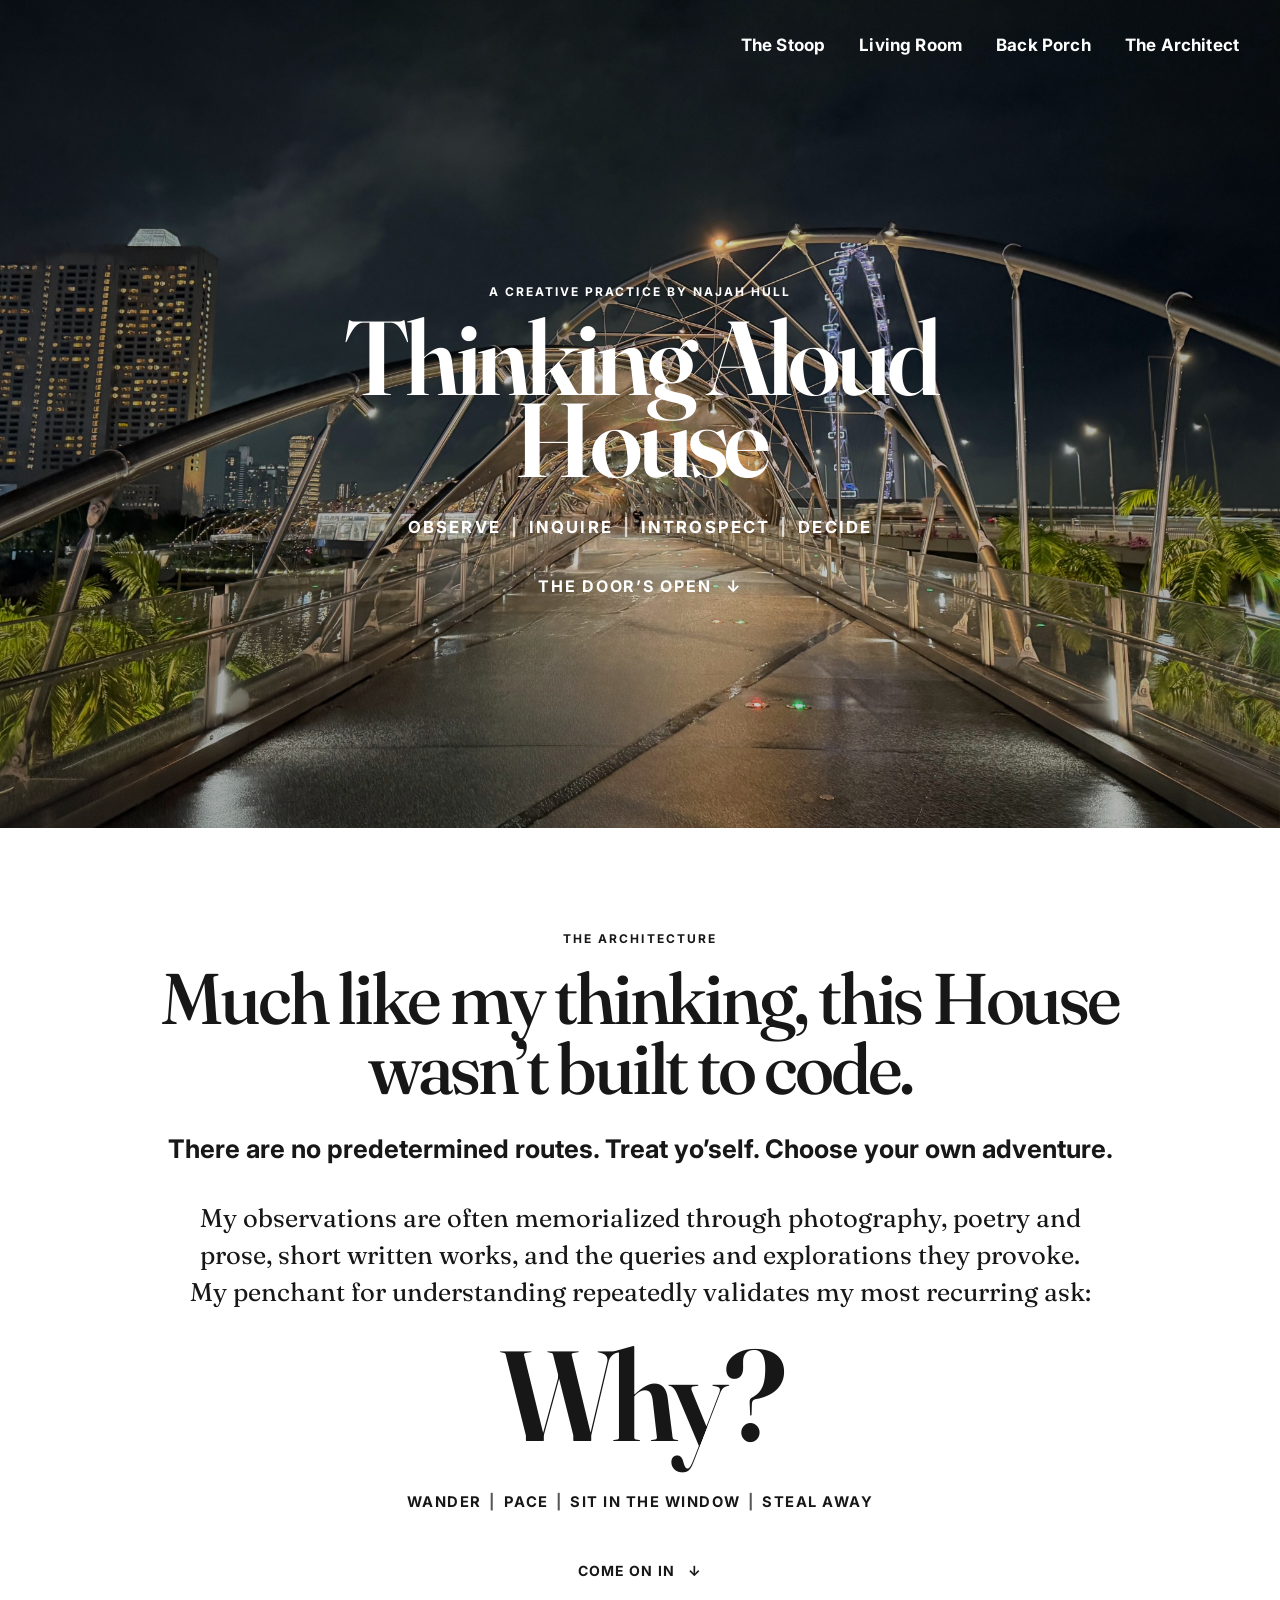
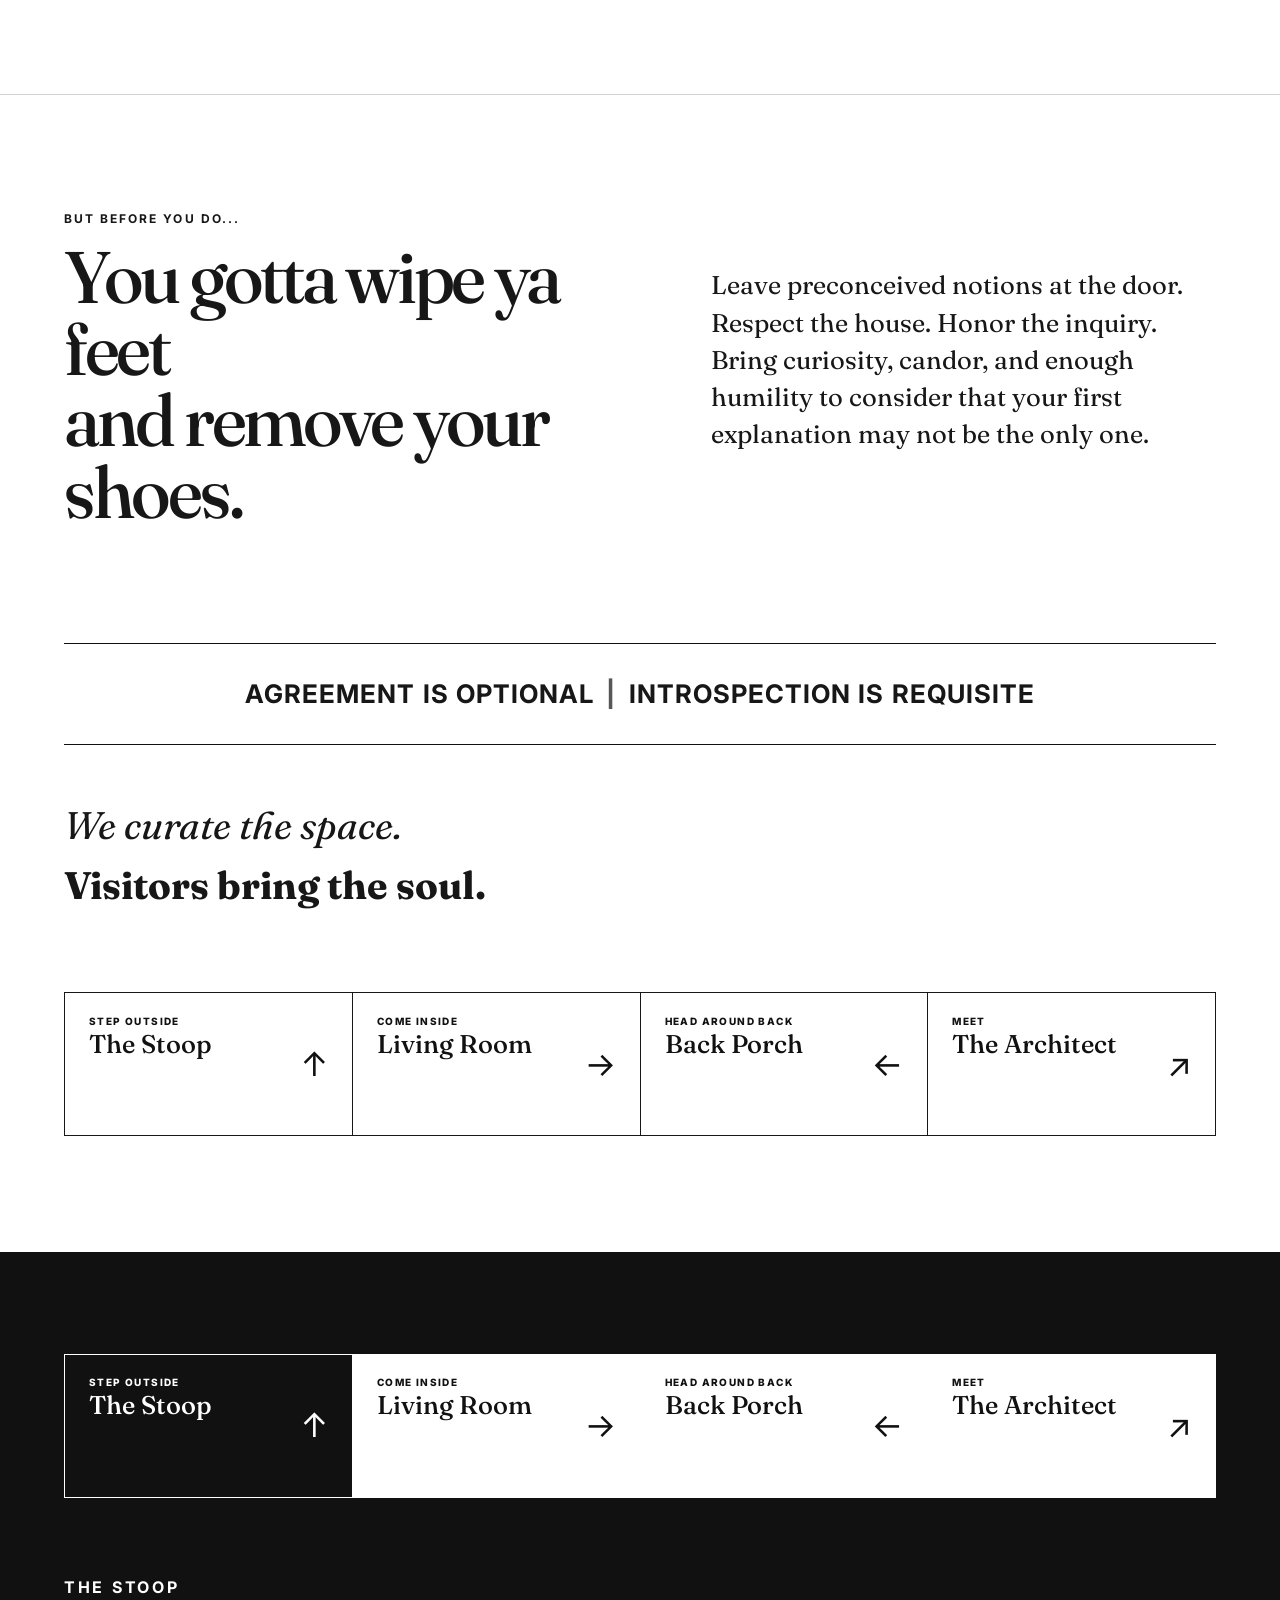
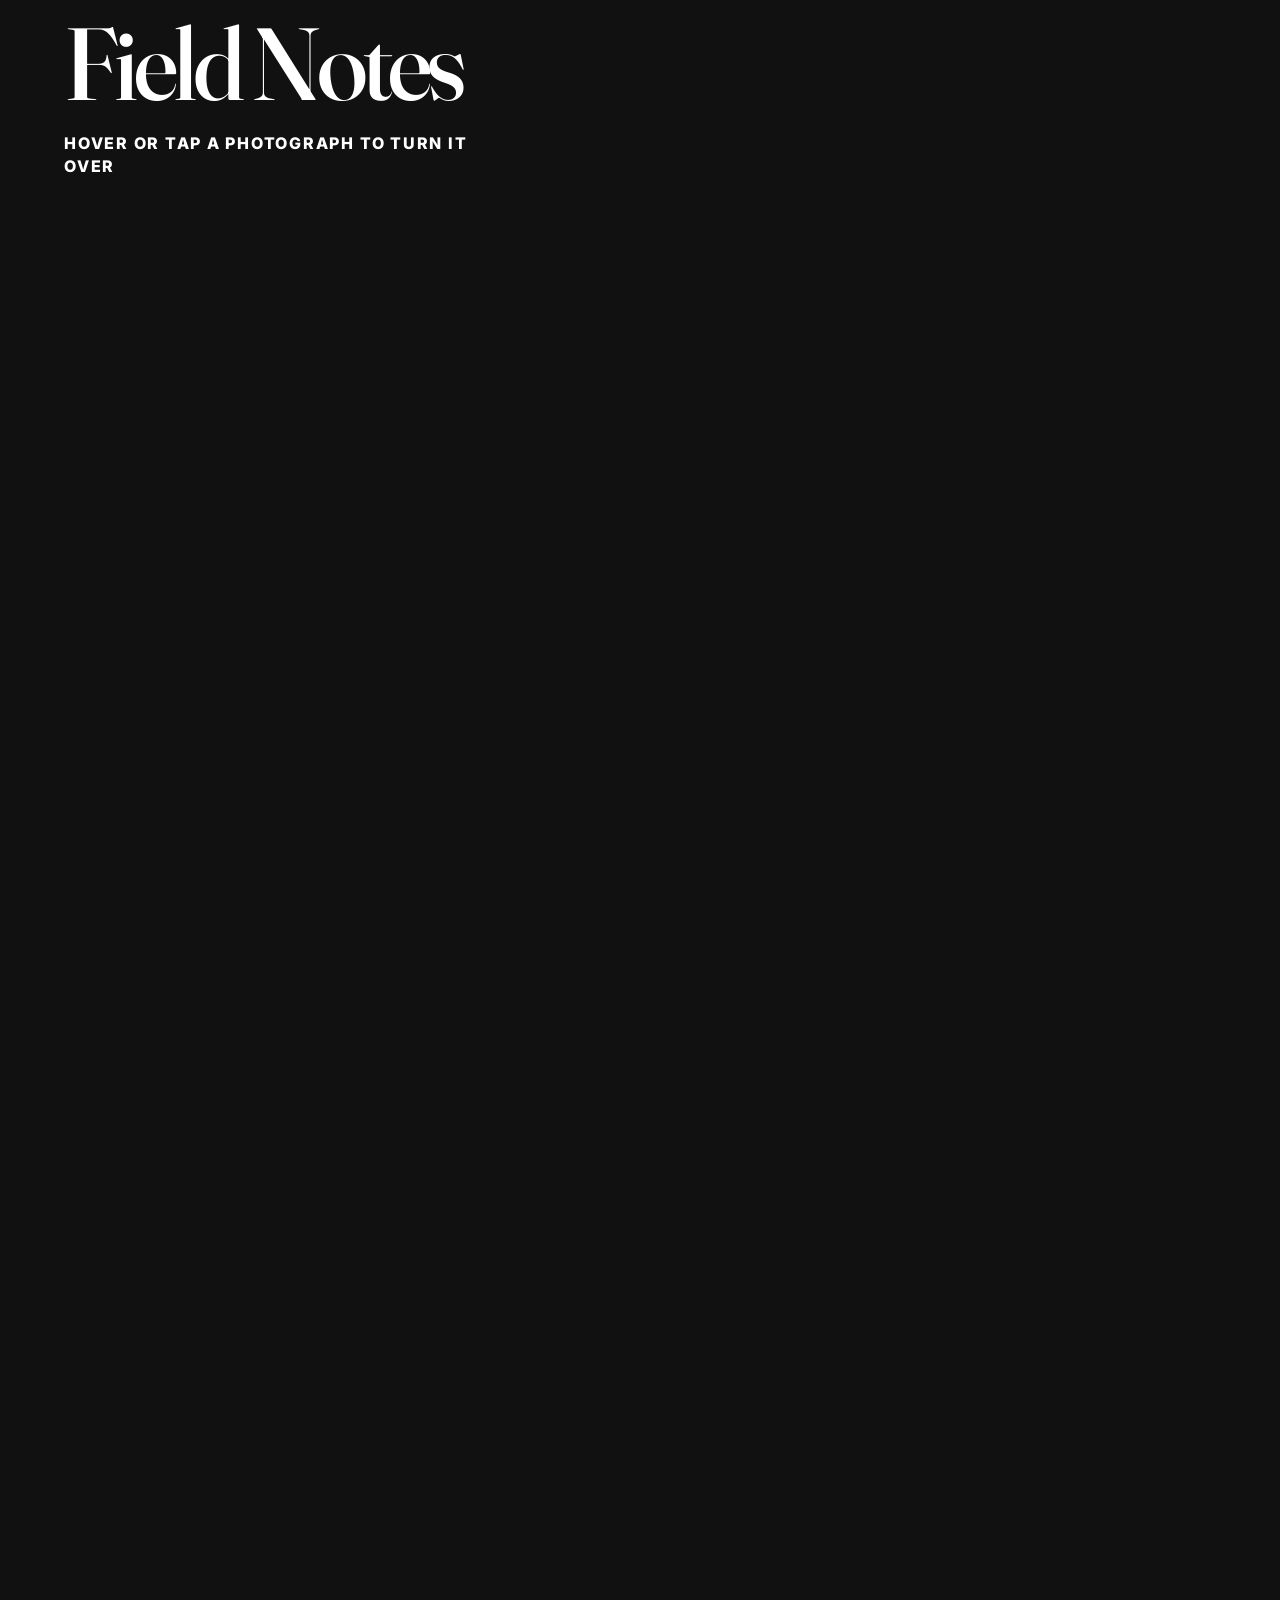
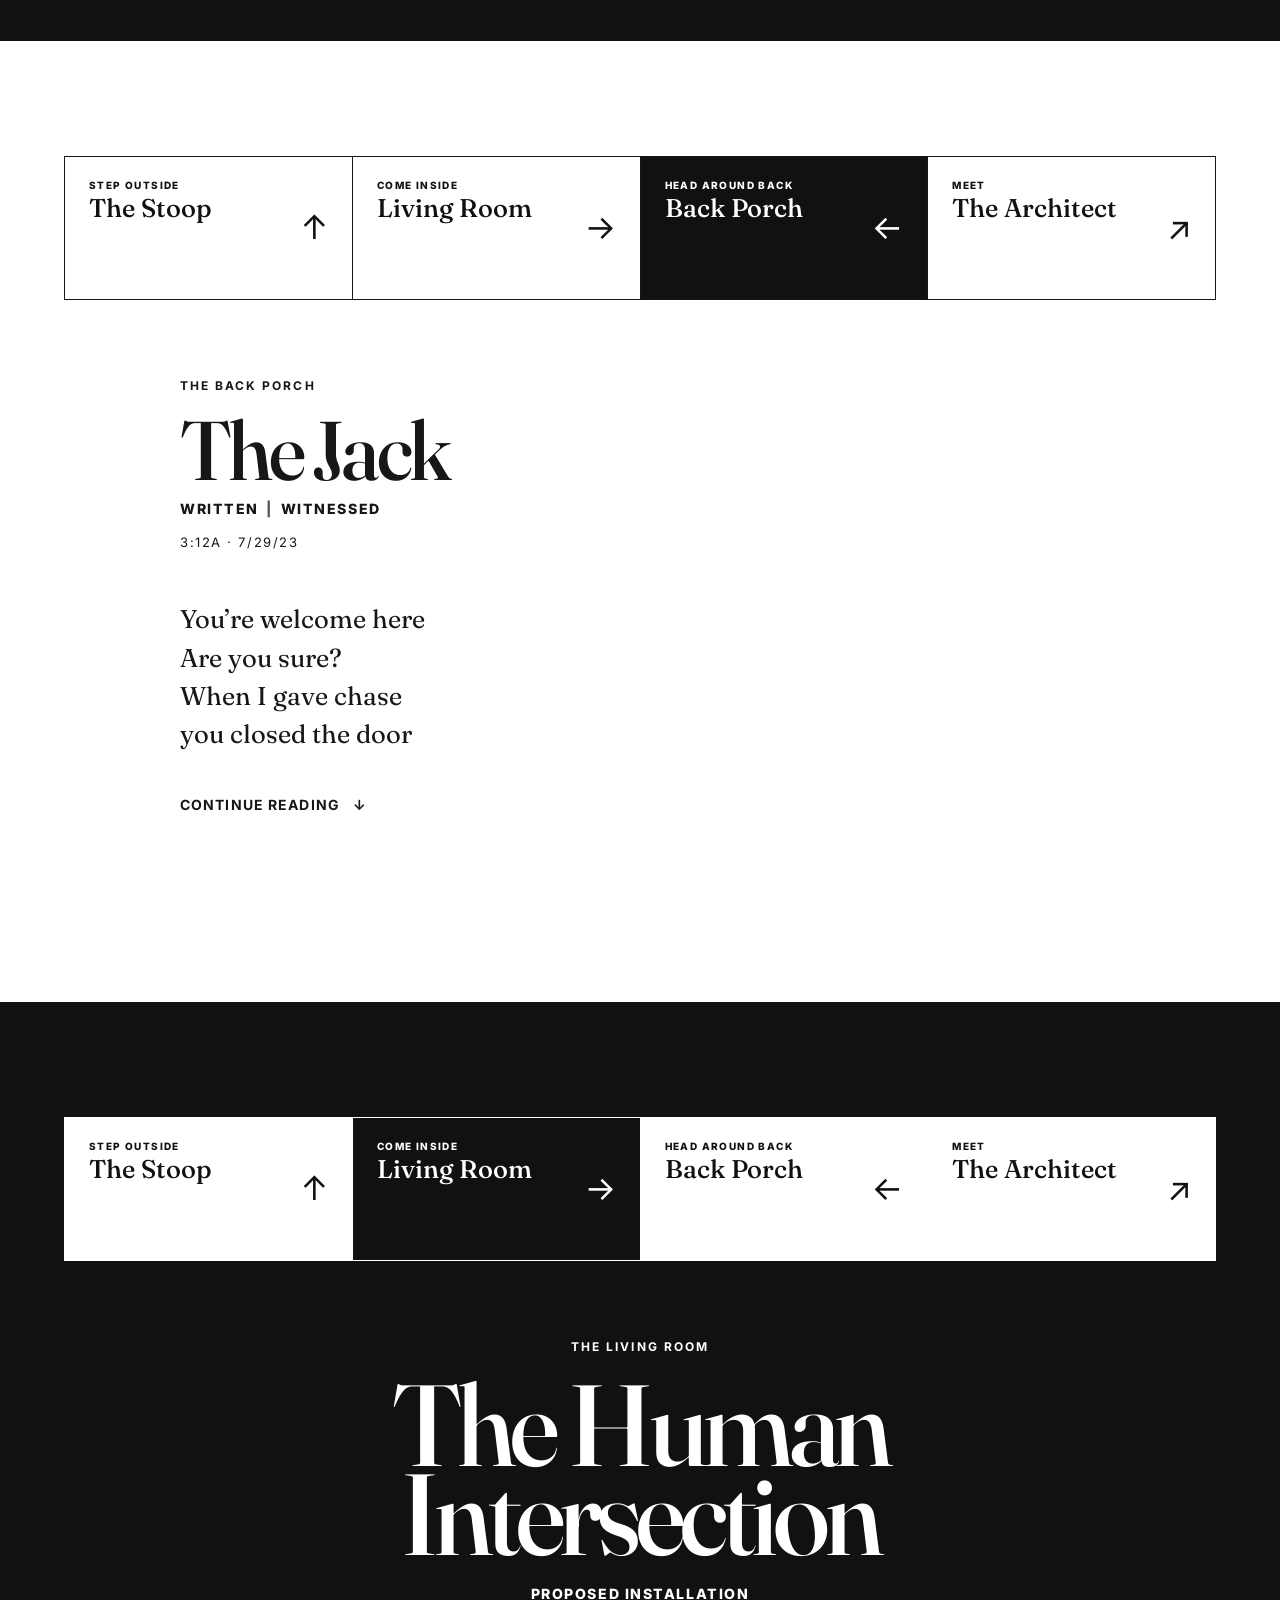
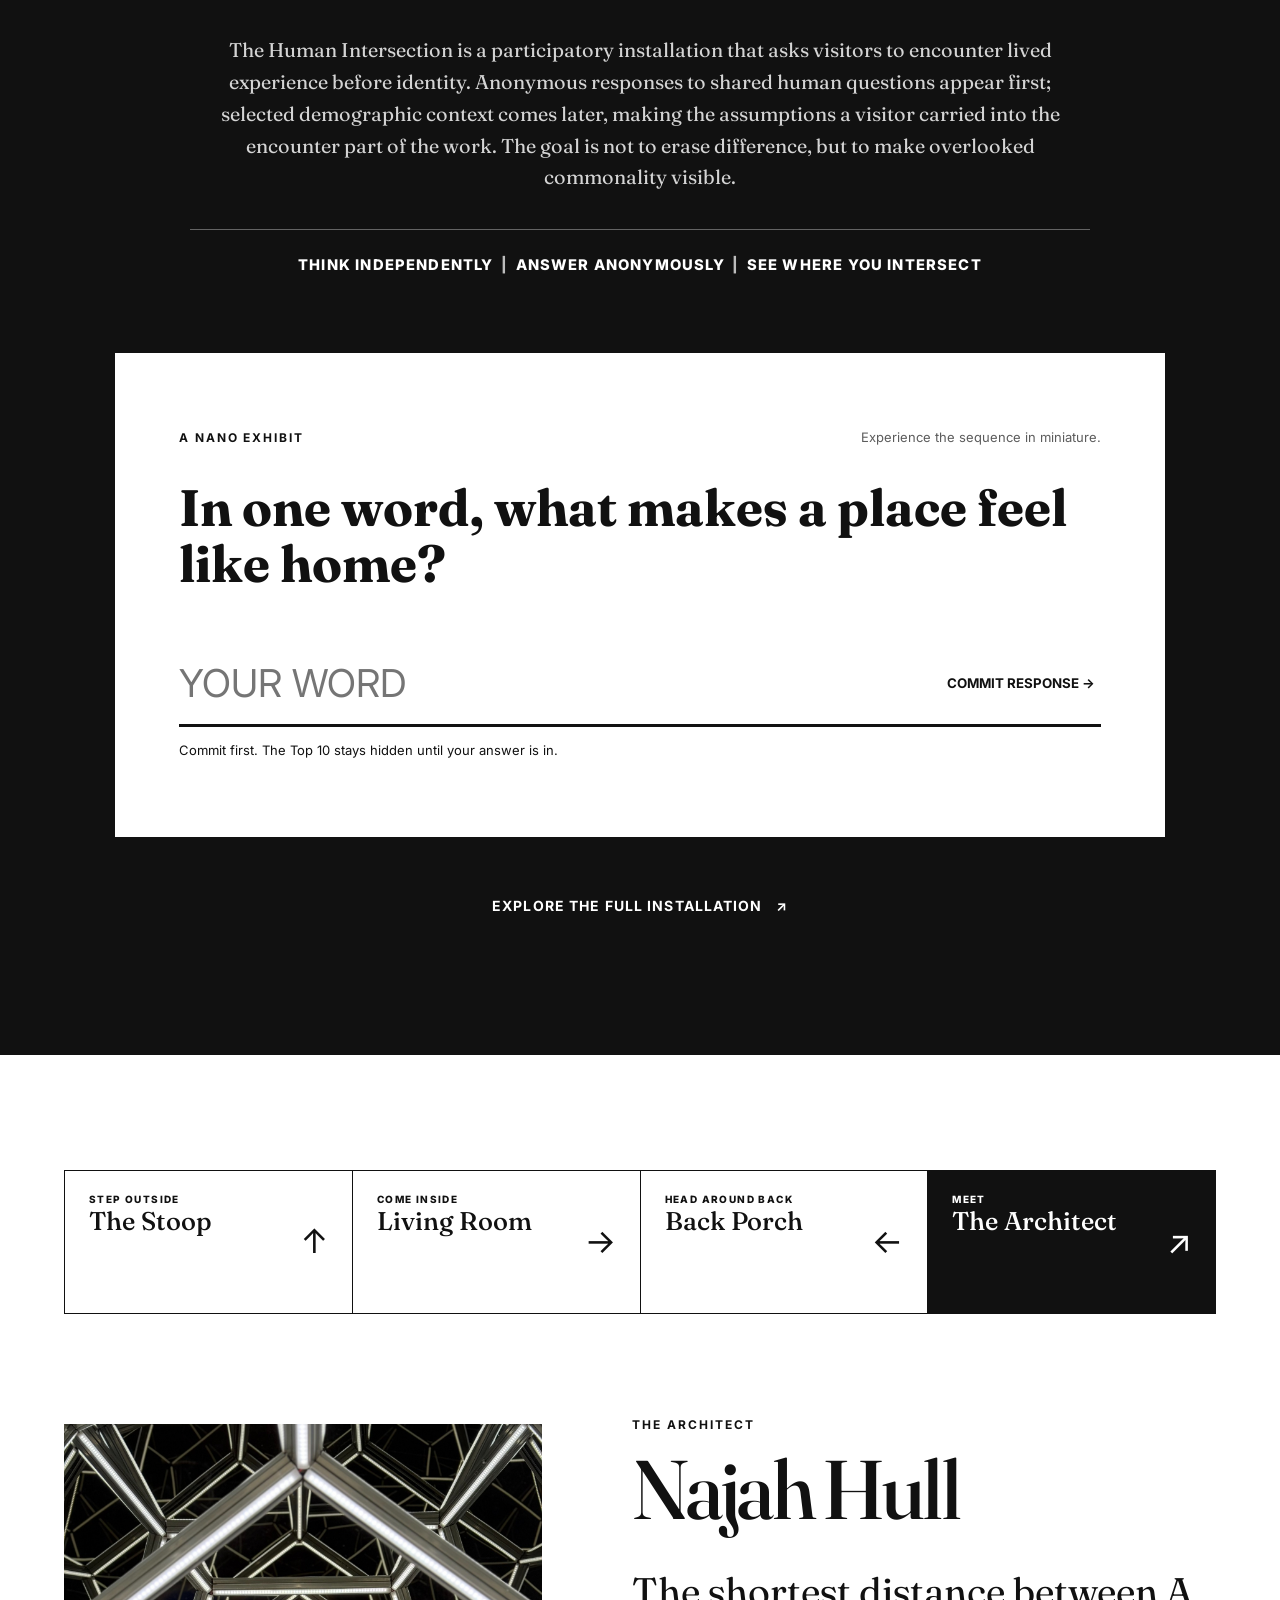
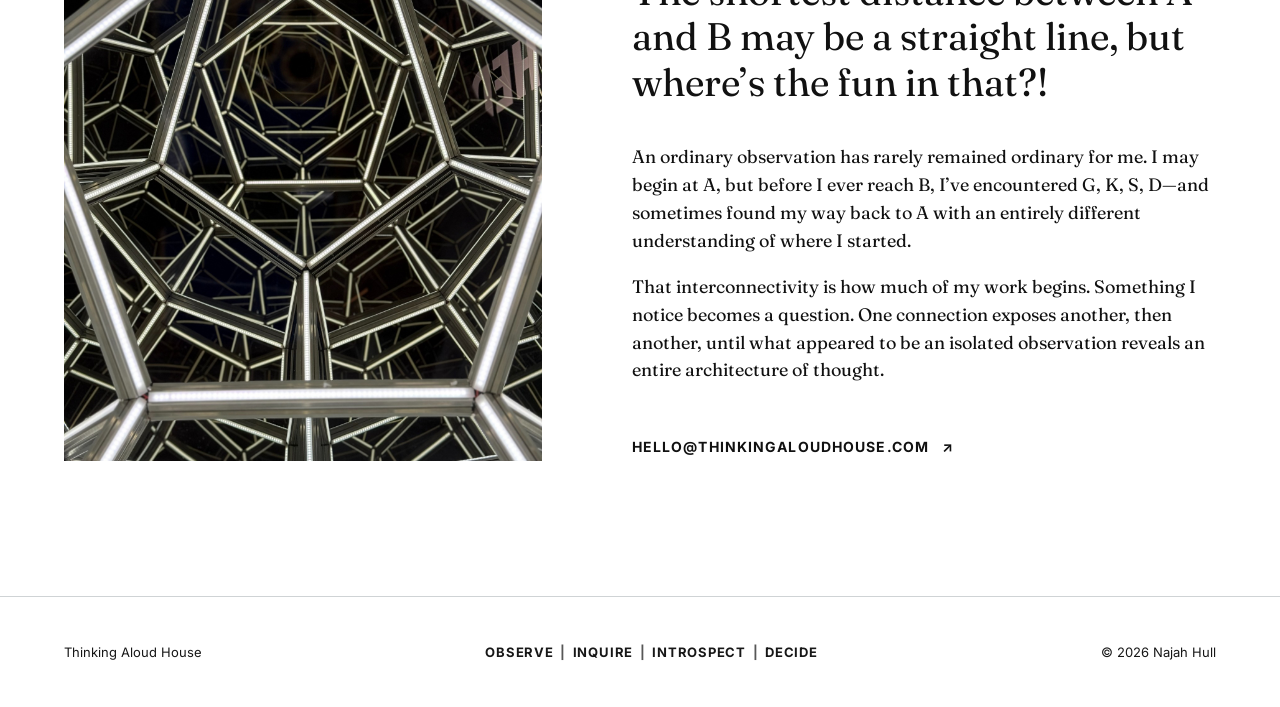
<file: index.html>
<!doctype html>
<html lang="en">
<head>
  <meta charset="utf-8">
  <meta name="viewport" content="width=device-width, initial-scale=1">
  <meta name="description" content="Thinking Aloud House is an evolving creative practice by Najah Hull, exploring human behavior through observation, inquiry, photography, poetry, and participatory installation.">
  <meta name="theme-color" content="#ffffff">
  <title>Thinking Aloud House — Najah Hull</title>
  <link rel="preconnect" href="https://fonts.googleapis.com">
  <link rel="preconnect" href="https://fonts.gstatic.com" crossorigin>
  <link href="https://fonts.googleapis.com/css2?family=Fraunces:opsz,wght@9..144,400;9..144,600&family=Inter:wght@400;500;600;700&display=swap" rel="stylesheet">
  <link rel="stylesheet" href="styles.css">
  <script defer src="script.js"></script>
</head>
<body>
<a class="skip-link" href="#main">Skip to content</a>
<header class="site-header">
  <nav aria-label="Primary navigation">
    <a href="#field-notes">The Stoop</a><a href="#human-intersection">Living Room</a><a href="#poetry">Back Porch</a><a href="#about">The Architect</a>
  </nav>
</header>
<main id="main">
  <section id="top" class="hero">
    <img src="images/01-helix-bridge.jpg" alt="An illuminated pedestrian bridge at night, its intersecting curves leading through the city.">
    <div class="hero-shade"></div>
    <div class="hero-copy">
      <p class="eyebrow">A creative practice by Najah Hull</p>
      <h1>Thinking Aloud<br>House</h1>
      <p class="motto">OBSERVE <span>|</span> INQUIRE <span>|</span> INTROSPECT <span>|</span> <strong>DECIDE</strong></p>
      <a class="text-link light" href="#portal">The door’s open <span>↓</span></a>
    </div>
  </section>

  <section id="portal" class="matrix-intro">
    <div class="matrix-copy">
      <p class="eyebrow">The Architecture</p>
      <h2>Much like my thinking, this House wasn’t built to code.</h2>
      <p class="threshold-adventure">There are no predetermined routes. Treat yo’self. Choose your own adventure.</p>
      <p class="lead threshold-copy">My observations are often memorialized through photography, poetry and prose, short written works, and the queries and explorations they provoke. My penchant for understanding repeatedly validates my most recurring ask:</p>
      <p class="threshold-why">Why?</p>
      <p class="threshold-wander">WANDER <span>|</span> PACE <span>|</span> SIT IN THE WINDOW <span>|</span> STEAL AWAY</p>
      <a class="text-link" href="#vestibule">Come on in <span>↓</span></a>
    </div>
  </section>
  <section id="vestibule" class="vestibule">
    <div class="vestibule-grid">
      <div>
        <p class="eyebrow">But before you do...</p>
        <h2>You gotta wipe ya feet<br>and remove your shoes.</h2>
      </div>
      <div class="vestibule-body">
        <p class="lead">Leave preconceived notions at the door. Respect the house. Honor the inquiry. Bring curiosity, candor, and enough humility to consider that your first explanation may not be the only one.</p>
      </div>
    </div>
    <p class="house-mantra">AGREEMENT IS OPTIONAL <span>|</span> INTROSPECTION IS REQUISITE</p>
    <p class="house-principle"><em>We curate the space.</em> <strong>Visitors bring the soul.</strong></p>
    <nav class="house-nav" aria-label="House navigation">
  <a class="house-nav-item" href="#field-notes"><small>Step outside</small><strong>The Stoop</strong><b>↑</b></a>
  <a class="house-nav-item" href="#human-intersection"><small>Come inside</small><strong>Living Room</strong><b>→</b></a>
  <a class="house-nav-item" href="#poetry"><small>Head around back</small><strong>Back Porch</strong><b>←</b></a>
  <a class="house-nav-item" href="#about"><small>Meet</small><strong>The Architect</strong><b>↗</b></a>
</nav>
  </section>

  <section id="field-notes" class="field-notes">
    <nav class="house-nav" aria-label="House navigation">
  <span class="house-nav-item is-current"><small>Step outside</small><strong>The Stoop</strong><b>↑</b></span>
  <a class="house-nav-item" href="#human-intersection"><small>Come inside</small><strong>Living Room</strong><b>→</b></a>
  <a class="house-nav-item" href="#poetry"><small>Head around back</small><strong>Back Porch</strong><b>←</b></a>
  <a class="house-nav-item" href="#about"><small>Meet</small><strong>The Architect</strong><b>↗</b></a>
</nav>
    <div class="section-heading section-heading-stacked inverse">
      <p class="eyebrow">The Stoop</p>
      <h2>Field Notes</h2>
      <p class="section-instruction">HOVER OR TAP A PHOTOGRAPH TO TURN IT OVER</p>
    </div>
    <div class="polaroid-field">
      <article class="flip-card tilt-a" tabindex="0"><div class="flip-inner"><div class="flip-front polaroid"><img src="images/05-lava-flower.jpeg" alt="A small plant emerging from hardened black lava."><div class="polaroid-note"><span>TA–7K4X–L9</span><img class="hand-label" src="images/hand-lava.svg" alt="The Lava Flower"></div></div><div class="flip-back"><p class="registry">TA–7K4X–L9</p><p>I encountered a single stem emerging from hardened molten lava in Hawaiʻi. It did not appear to be waiting for favorable conditions. It was simply growing where growth seemed improbable.</p><p>Conditions can explain difficulty without becoming the final authority on possibility.</p></div></div></article>
      <article class="flip-card tilt-b" tabindex="0"><div class="flip-inner"><div class="flip-front polaroid"><img src="images/03-defiance.jpg" alt="Raindrops clinging to the vertical silver panel of a car."><div class="polaroid-note"><span>TA–Q8R2–D4</span><img class="hand-label hand-defiance" src="images/hand-defiance.svg" alt="DEFIANCE!"></div></div><div class="flip-back"><p class="registry">TA–Q8R2–D4</p><p>Raindrops remained fixed to the vertical panel of my car despite gravity. Each held a different shape and size. All were rain.</p><p>Are they individual, collected, connected, or conforming?</p></div></div></article>
      <article class="flip-card tilt-c" tabindex="0"><div class="flip-inner"><div class="flip-front polaroid"><img src="images/04-extraordinary.jpg" alt="A clear raindrop balanced on a curved green leaf."><div class="polaroid-note"><span>TA–M3V7–E1</span><img class="hand-label" src="images/hand-extraordinary.svg" alt="Extraordinary"></div></div><div class="flip-back"><p class="registry">TA–M3V7–E1</p><p>A droplet balanced on the curvature of a thin leaf moving with the wind. The photograph cannot capture the motion surrounding it—or the fact that the droplet did not move.</p><p>Fragility and stability are not opposites.</p></div></div></article>
      <article class="flip-card tilt-d" tabindex="0"><div class="flip-inner"><div class="flip-front polaroid"><img src="images/07-trust-safety.jpg" alt="A child resting against her father on a crowded train."><div class="polaroid-note"><span>TA–H5S9–T2</span><img class="hand-label" src="images/hand-trust.svg" alt="Trust &amp; Safety"></div></div><div class="flip-back"><p class="registry">TA–H5S9–T2</p><p>On a crowded train at the end of the workday, a daughter rested completely against her father. For that moment, she trusted the person holding her enough to surrender awareness of everything else.</p></div></div></article>
      <article class="flip-card tilt-e" tabindex="0"><div class="flip-inner"><div class="flip-front polaroid"><img src="images/06-rhodie.jpg" alt="A vivid pink rhododendron bloom."><div class="polaroid-note"><span>TA–R6H1–P8</span><img class="hand-label" src="images/hand-rhodie.svg" alt="Rhodie, Oh Rhodie"></div></div><div class="flip-back"><p class="registry">TA–R6H1–P8</p><p>Rhodie, oh rhodie<br>Ethereal exhibit<br>Shelter, splendor, peace</p><p>A rhododendron accompanied a public request for housing. A stranger answered with an almost identically framed rhododendron—and a home offering what I had described.</p></div></div></article>
      <article class="flip-card tilt-f" tabindex="0"><div class="flip-inner"><div class="flip-front polaroid"><img src="images/08-mushrooms.jpeg" alt="Pale mushrooms growing from a moss-covered tree trunk."><div class="polaroid-note"><span>TA–F2N8–G6</span><img class="hand-label hand-possibility" src="images/hand-possibility.svg" alt="Invitation is not requisite of possibility."></div></div><div class="flip-back"><p class="registry">TA–F2N8–G6</p><p>A cluster of mushrooms emerged from the side of a tree—life appearing where soil was nowhere in sight.</p></div></div></article>
    </div>
  </section>

  <section id="poetry" class="jack-section">
    <nav class="house-nav" aria-label="House navigation">
  <a class="house-nav-item" href="#field-notes"><small>Step outside</small><strong>The Stoop</strong><b>↑</b></a>
  <a class="house-nav-item" href="#human-intersection"><small>Come inside</small><strong>Living Room</strong><b>→</b></a>
  <span class="house-nav-item is-current"><small>Head around back</small><strong>Back Porch</strong><b>←</b></span>
  <a class="house-nav-item" href="#about"><small>Meet</small><strong>The Architect</strong><b>↗</b></a>
</nav>
    <div class="jack-intro">
      <p class="eyebrow">The Back Porch</p><h2>The Jack</h2><p class="section-instruction">WRITTEN <span>|</span> WITNESSED</p><p class="date">3:12A · 7/29/23</p>
      <div class="poem opening"><p>You’re welcome here<br>Are you sure?<br>When I gave chase<br>you closed the door</p></div>
      <button class="reveal-link" id="poem-toggle" aria-expanded="false" aria-controls="jack-reveal">Continue reading <span>↓</span></button>
    </div>
    <div id="jack-reveal" class="jack-reveal" hidden>
      <div class="jack-story" aria-label="The Jack poem with photographs from the day it was written">
        <div class="jack-photo-stream" aria-label="Photographs from the experience">
          <figure class="jack-polaroid tilt-a"><img src="images/jack-glass-facade.png" alt="The glass rooftop facade where the events occurred."></figure>
          <figure class="jack-polaroid tilt-c"><img src="images/jack-flowers.jpeg" alt="Bright pink flowers outside."></figure>
          <figure class="jack-polaroid tilt-b"><img src="images/jack-sign.jpeg" alt="A colorful sidewalk sign for tacos."></figure>
          <figure class="jack-polaroid tilt-d"><img src="images/jack-drink.jpeg" alt="Chips, dips, and a drink on a table."></figure>
          <figure class="jack-polaroid tilt-a"><img src="images/jack-window.jpeg" alt="Tacolisto lettering on a restaurant window."></figure>
          <figure class="jack-polaroid tilt-b"><img src="images/jack-view.jpeg" alt="View from the rooftop across the city."></figure>
        </div>
        <div class="jack-poem-stream poem">
          <div class="jack-stanza"><p>You seen me<br>it was a glass facade<br>Notwithstanding<br>I’m the biggest and brownest member of this white-centric pod</p></div>
          <div class="jack-stanza"><p>Why’d you come back?<br>thought you’d dish out more?<br>Muggin’ me<br>With no apology<br>MF you don’t scare me<br>I know the type, misogyny</p><p>Nah<br>let me rephrase that<br>Misogynoir</p></div>
          <div class="jack-stanza"><p>I know you watched<br>as I sashayed to the door<br>Bitch, I’m out<br>Going DOWN<br>First. Floor.</p></div>
          <div class="jack-stanza"><p>Got stuck, WTF.<br>How I get outta here?<br>Outside is way more beautiful<br>than this whack-ass atmosphere</p></div>
          <div class="jack-stanza"><p>Stick the plan<br>head to the taco stand<br>phuck them phakers<br>get you a drank, man</p></div>
          <div class="jack-stanza"><p>Chips and cheese too<br>Stick around just long enough<br>to let them mfs arrive and see you found sum’n else to do.</p></div>
          <div class="jack-stanza"><p>Shades engaged<br>so I’m clocking ALL the insecurity<br>All the people who should’ve said sum’n…<br>They was in that DEI trainin’ wit’ Lindsey!</p></div>
          <div class="jack-stanza jack-closing"><p>Same old shit, just a different space<br>Same old players, just a different face</p><p>I’m welcome here?</p></div>
        </div>
      </div>
    </div>

  </section>

  <section id="human-intersection" class="intersection">
    <nav class="house-nav" aria-label="House navigation">
  <a class="house-nav-item" href="#field-notes"><small>Step outside</small><strong>The Stoop</strong><b>↑</b></a>
  <span class="house-nav-item is-current"><small>Come inside</small><strong>Living Room</strong><b>→</b></span>
  <a class="house-nav-item" href="#poetry"><small>Head around back</small><strong>Back Porch</strong><b>←</b></a>
  <a class="house-nav-item" href="#about"><small>Meet</small><strong>The Architect</strong><b>↗</b></a>
</nav>
    <div class="intersection-intro">
      <p class="eyebrow">The Living Room</p>
      <h2>The Human<br>Intersection</h2>
      <p class="section-instruction">PROPOSED INSTALLATION</p>
      <p class="intersection-blurb">The Human Intersection is a participatory installation that asks visitors to encounter lived experience before identity. Anonymous responses to shared human questions appear first; selected demographic context comes later, making the assumptions a visitor carried into the encounter part of the work. The goal is not to erase difference, but to make overlooked commonality visible.</p>
      <p class="intersection-prompt">THINK INDEPENDENTLY <span>|</span> ANSWER ANONYMOUSLY <span>|</span> SEE WHERE YOU INTERSECT</p>
    </div>

    <div class="nano-exhibit">
      <div class="nano-heading">
        <p class="nano-label">A nano exhibit</p>
        <p class="nano-kicker">Experience the sequence in miniature.</p>
      </div>
      <h3>In one word, what makes a place feel like home?</h3>
      <form id="nano-form">
        <label class="sr-only" for="nano-word">Your one-word response</label>
        <input id="nano-word" maxlength="24" placeholder="YOUR WORD" autocomplete="off" required>
        <button type="submit">Commit response →</button>
      </form>
      <p class="nano-note">Commit first. The Top 10 stays hidden until your answer is in.</p>

      <div id="response-reveal" class="response-reveal" hidden aria-live="polite">
        <div class="response-meta">
          <div>
            <span class="response-label">Your response</span>
            <strong id="committed-word"></strong>
          </div>
          <div>
            <span class="response-label">Sample intersection</span>
            <strong id="intersection-count"></strong>
          </div>
        </div>
        <div class="response-ranking-wrap">
          <p class="response-field-label">Top 10 responses</p>
          <ol id="response-ranking" class="response-ranking"></ol>
        </div>
        <p class="response-disclosure">This nano exhibit uses a sample response set to demonstrate the installation logic. Your submission is stored only in this browser; it is not transmitted.</p>
      </div>
    </div>

    <a class="text-link intersection-link" href="human-intersection.html">Explore the full installation <span>↗</span></a>
  </section>
  <section id="about" class="about-section">
    <nav class="house-nav" aria-label="House navigation">
  <a class="house-nav-item" href="#field-notes"><small>Step outside</small><strong>The Stoop</strong><b>↑</b></a>
  <a class="house-nav-item" href="#human-intersection"><small>Come inside</small><strong>Living Room</strong><b>→</b></a>
  <a class="house-nav-item" href="#poetry"><small>Head around back</small><strong>Back Porch</strong><b>←</b></a>
  <span class="house-nav-item is-current"><small>Meet</small><strong>The Architect</strong><b>↗</b></span>
</nav>
    <div class="about">
    <div class="about-portrait"><img src="images/02-portal.jpeg" alt="A mirrored illuminated geometric sphere with repeating interconnected forms."></div>
    <div class="about-copy"><p class="eyebrow">The Architect</p><h2>Najah Hull</h2><p class="about-lede">The shortest distance between A and B may be a straight line, but where’s the fun in that?!</p><p>An ordinary observation has rarely remained ordinary for me. I may begin at A, but before I ever reach B, I’ve encountered G, K, S, D—and sometimes found my way back to A with an entirely different understanding of where I started.</p><p>That interconnectivity is how much of my work begins. Something I notice becomes a question. One connection exposes another, then another, until what appeared to be an isolated observation reveals an entire architecture of thought.</p><a class="text-link" href="mailto:hello@thinkingaloudhouse.com">hello@thinkingaloudhouse.com <span>↗</span></a>
    </div>
    </div>
  </section>
</main>
<footer><p>Thinking Aloud House</p><p class="footer-framework">OBSERVE <span>|</span> INQUIRE <span>|</span> INTROSPECT <span>|</span> <strong>DECIDE</strong></p><p>© <span id="year"></span> Najah Hull</p></footer>
</body></html>
</file>
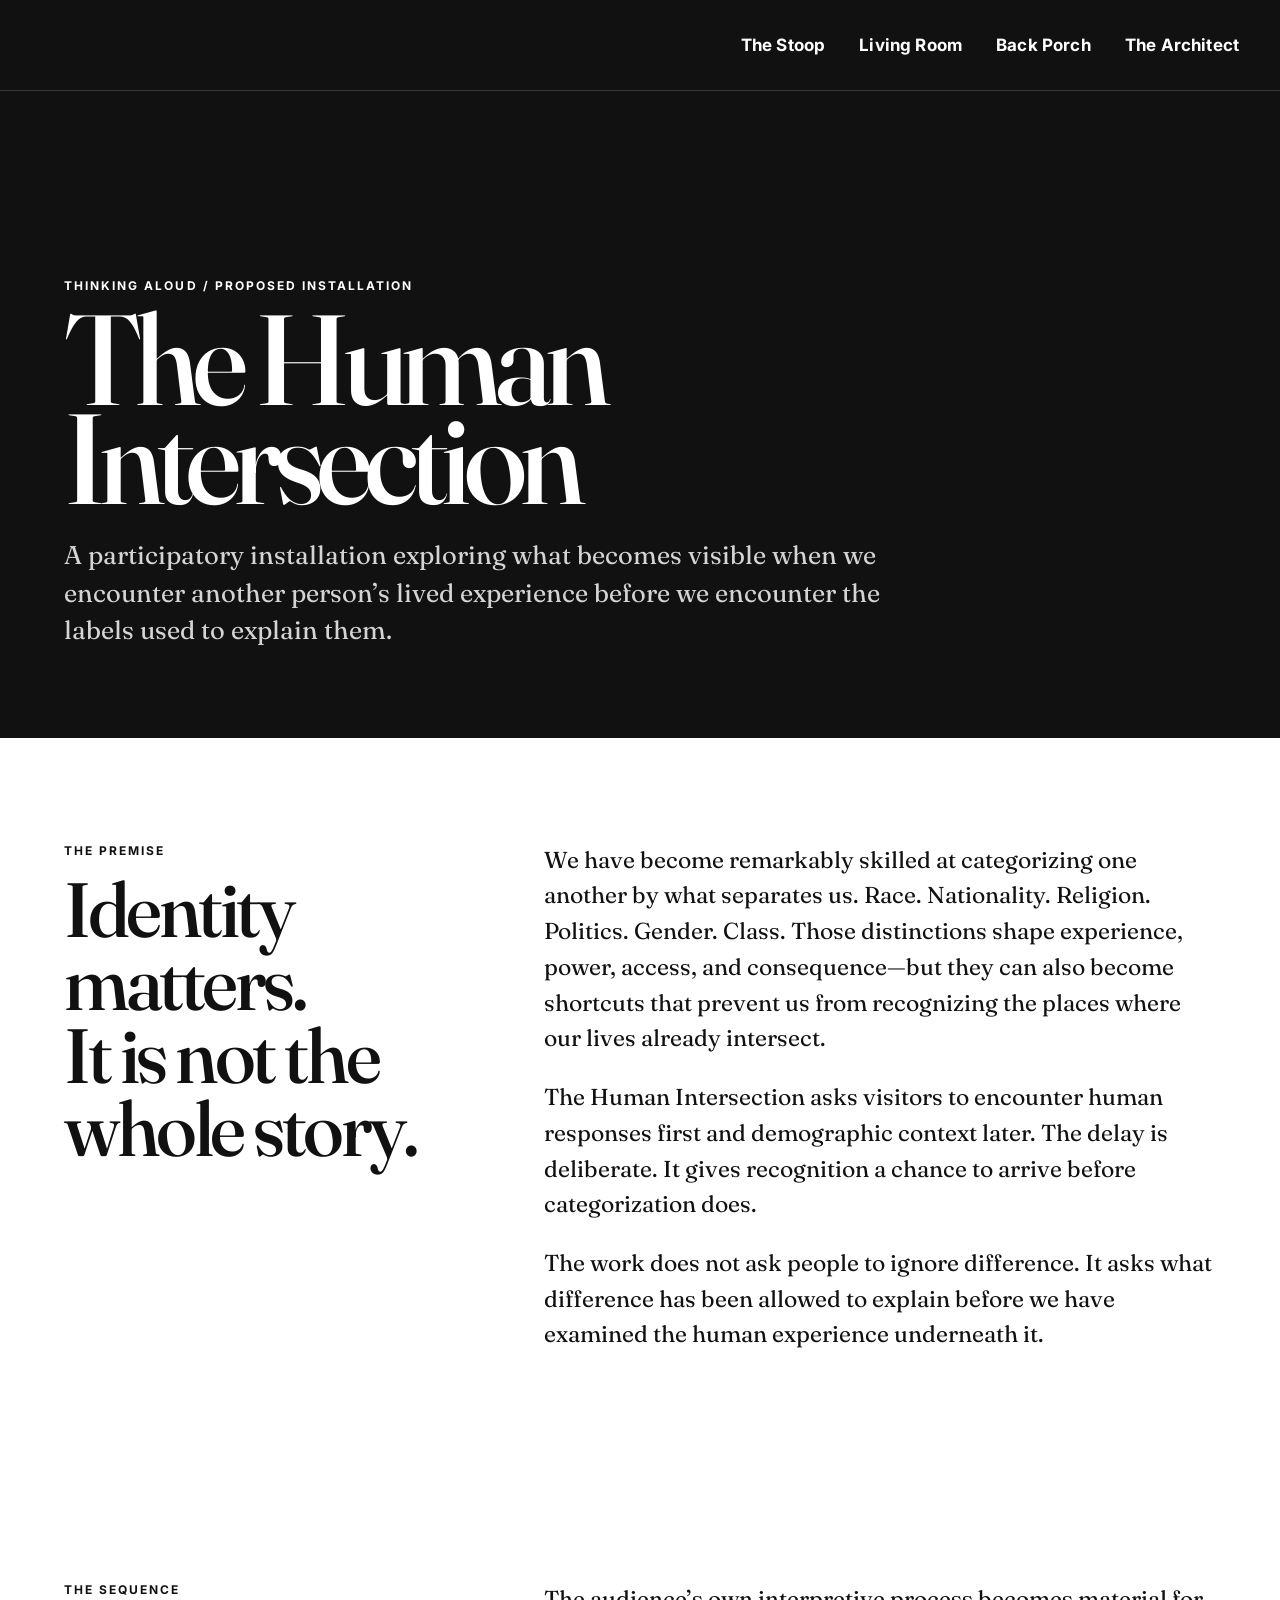
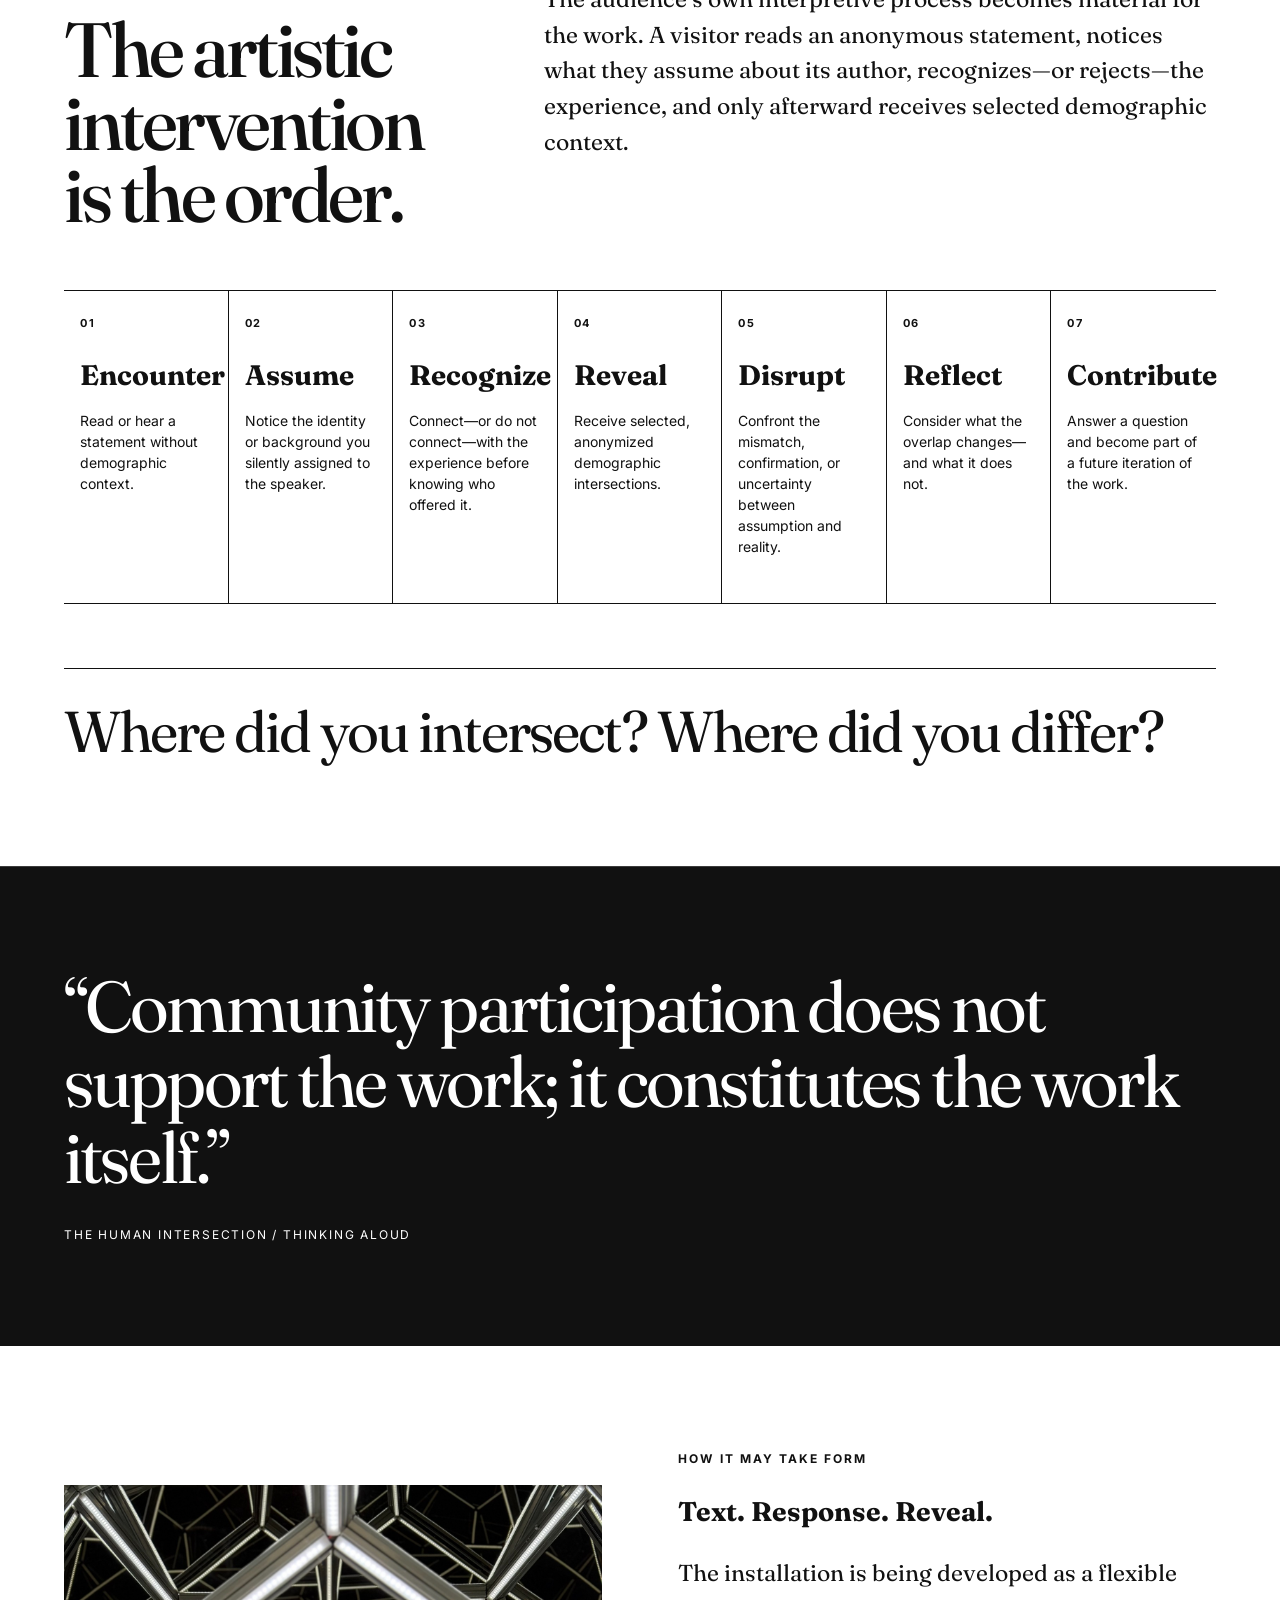
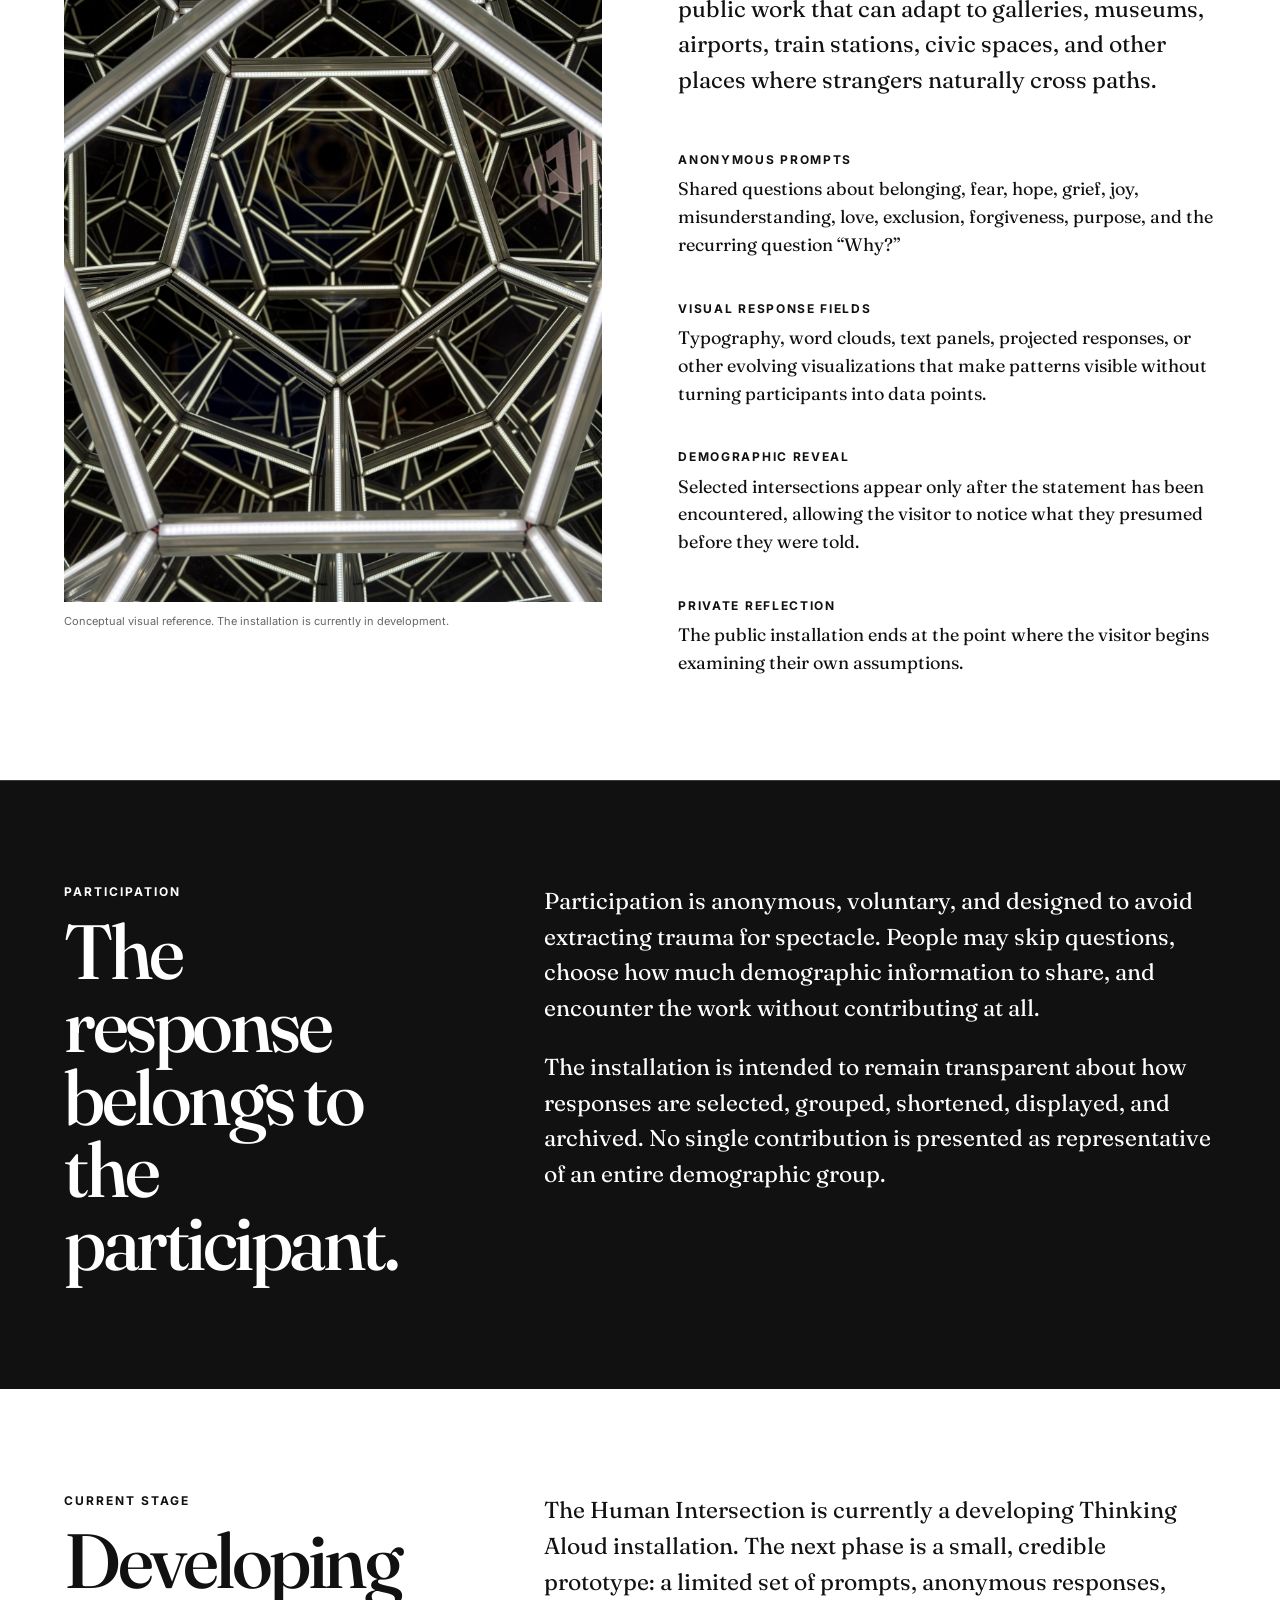
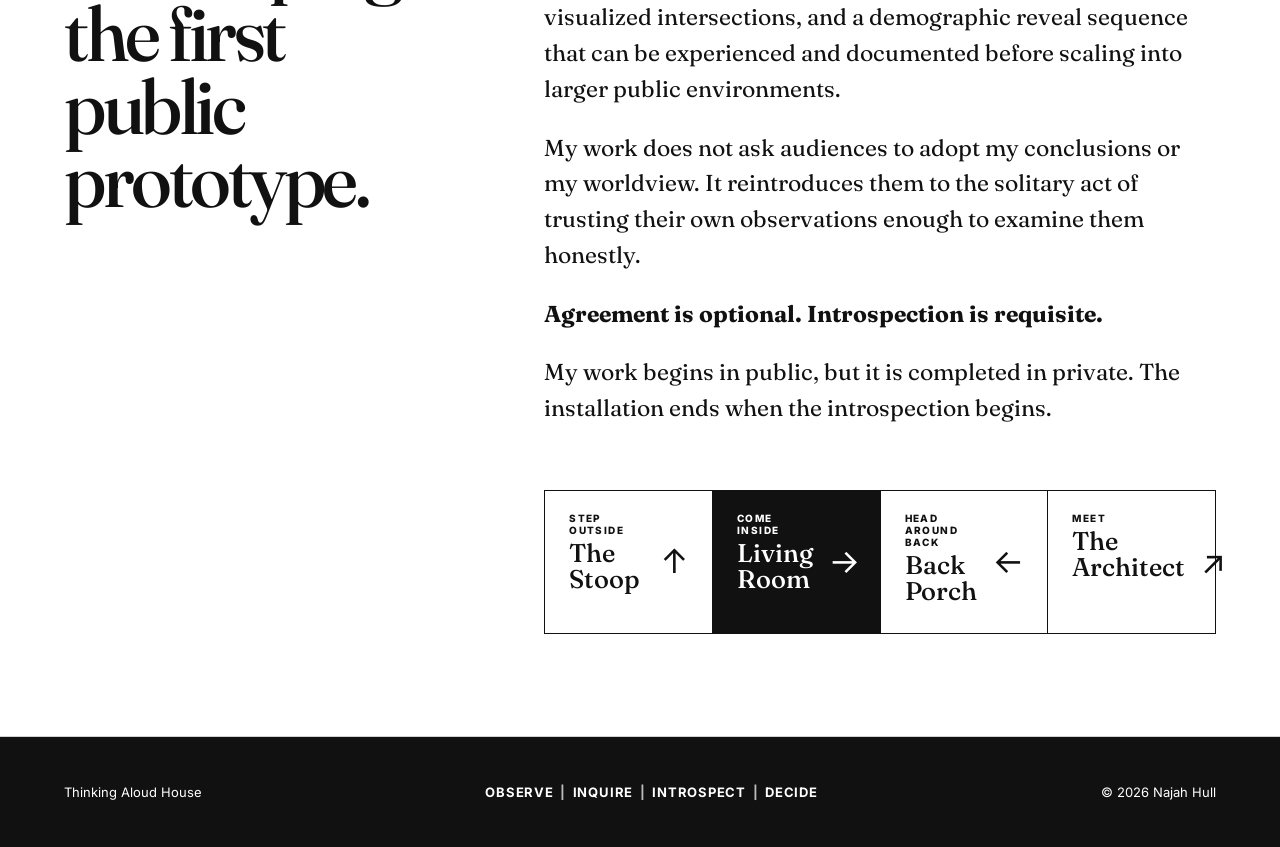
<file: human-intersection.html>
<!doctype html>
<html lang="en">
<head>
  <meta charset="utf-8">
  <meta name="viewport" content="width=device-width, initial-scale=1">
  <meta name="description" content="The Human Intersection is a developing participatory installation by Najah Hull and Thinking Aloud House, exploring recognition, identity, assumption, and shared humanity.">
  <meta name="theme-color" content="#111111">
  <title>The Human Intersection — Thinking Aloud House</title>
  <link rel="preconnect" href="https://fonts.googleapis.com">
  <link rel="preconnect" href="https://fonts.gstatic.com" crossorigin>
  <link href="https://fonts.googleapis.com/css2?family=Fraunces:opsz,wght@9..144,400;9..144,600&family=Inter:wght@400;500;600;700&display=swap" rel="stylesheet">
  <link rel="stylesheet" href="styles.css">
  <script defer src="script.js"></script>
</head>
<body class="hi-page">
<a class="skip-link" href="#main">Skip to content</a>

<header class="site-header">
  <nav aria-label="Primary navigation">
    <a href="index.html#field-notes">The Stoop</a>
    <a href="index.html#human-intersection">Living Room</a>
    <a href="index.html#poetry">Back Porch</a>
    <a href="index.html#about">The Architect</a>
  </nav>
</header>

<main id="main" class="hi-main">
  <section class="hi-hero">
    <div class="hi-hero-inner">
      <p class="eyebrow">Thinking Aloud / Proposed Installation</p>
      <h1>The Human<br>Intersection</h1>
      <p class="lead">A participatory installation exploring what becomes visible when we encounter another person’s lived experience before we encounter the labels used to explain them.</p>
    </div>
  </section>

  <section class="hi-section light">
    <div class="hi-copy-grid">
      <div>
        <p class="eyebrow">The premise</p>
        <h2>Identity matters.<br>It is not the whole story.</h2>
      </div>
      <div class="hi-copy">
        <p>We have become remarkably skilled at categorizing one another by what separates us. Race. Nationality. Religion. Politics. Gender. Class. Those distinctions shape experience, power, access, and consequence—but they can also become shortcuts that prevent us from recognizing the places where our lives already intersect.</p>
        <p>The Human Intersection asks visitors to encounter human responses first and demographic context later. The delay is deliberate. It gives recognition a chance to arrive before categorization does.</p>
        <p>The work does not ask people to ignore difference. It asks what difference has been allowed to explain before we have examined the human experience underneath it.</p>
      </div>
    </div>
  </section>

  <section class="hi-section light">
    <div class="hi-copy-grid">
      <div>
        <p class="eyebrow">The sequence</p>
        <h2>The artistic intervention is the order.</h2>
      </div>
      <div class="hi-copy">
        <p>The audience’s own interpretive process becomes material for the work. A visitor reads an anonymous statement, notices what they assume about its author, recognizes—or rejects—the experience, and only afterward receives selected demographic context.</p>
      </div>
    </div>

    <div class="hi-sequence" aria-label="Participant journey through The Human Intersection">
      <div class="hi-step"><span>01</span><h3>Encounter</h3><p>Read or hear a statement without demographic context.</p></div>
      <div class="hi-step"><span>02</span><h3>Assume</h3><p>Notice the identity or background you silently assigned to the speaker.</p></div>
      <div class="hi-step"><span>03</span><h3>Recognize</h3><p>Connect—or do not connect—with the experience before knowing who offered it.</p></div>
      <div class="hi-step"><span>04</span><h3>Reveal</h3><p>Receive selected, anonymized demographic intersections.</p></div>
      <div class="hi-step"><span>05</span><h3>Disrupt</h3><p>Confront the mismatch, confirmation, or uncertainty between assumption and reality.</p></div>
      <div class="hi-step"><span>06</span><h3>Reflect</h3><p>Consider what the overlap changes—and what it does not.</p></div>
      <div class="hi-step"><span>07</span><h3>Contribute</h3><p>Answer a question and become part of a future iteration of the work.</p></div>
    </div>
    <p class="hi-reflection-prompt">Where did you intersect? Where did you differ?</p>
  </section>

  <section class="hi-section">
    <p class="hi-quote">“Community participation does not support the work; it constitutes the work itself.”<small>The Human Intersection / Thinking Aloud</small></p>
  </section>

  <section class="hi-section light">
    <div class="hi-stage">
      <div>
        <img src="images/02-portal.jpeg" alt="A mirrored illuminated geometric sphere with repeating interconnected forms.">
        <p class="hi-caption">Conceptual visual reference. The installation is currently in development.</p>
      </div>
      <div>
        <p class="eyebrow">How it may take form</p>
        <h2>Text. Response. Reveal.</h2>
        <div class="hi-copy">
          <p>The installation is being developed as a flexible public work that can adapt to galleries, museums, airports, train stations, civic spaces, and other places where strangers naturally cross paths.</p>
        </div>
        <div class="hi-list">
          <div><strong>Anonymous prompts</strong>Shared questions about belonging, fear, hope, grief, joy, misunderstanding, love, exclusion, forgiveness, purpose, and the recurring question “Why?”</div>
          <div><strong>Visual response fields</strong>Typography, word clouds, text panels, projected responses, or other evolving visualizations that make patterns visible without turning participants into data points.</div>
          <div><strong>Demographic reveal</strong>Selected intersections appear only after the statement has been encountered, allowing the visitor to notice what they presumed before they were told.</div>
          <div><strong>Private reflection</strong>The public installation ends at the point where the visitor begins examining their own assumptions.</div>
        </div>
      </div>
    </div>
  </section>

  <section class="hi-section">
    <div class="hi-copy-grid">
      <div>
        <p class="eyebrow">Participation</p>
        <h2>The response belongs to the participant.</h2>
      </div>
      <div class="hi-copy">
        <p>Participation is anonymous, voluntary, and designed to avoid extracting trauma for spectacle. People may skip questions, choose how much demographic information to share, and encounter the work without contributing at all.</p>
        <p>The installation is intended to remain transparent about how responses are selected, grouped, shortened, displayed, and archived. No single contribution is presented as representative of an entire demographic group.</p>
      </div>
    </div>
  </section>

  <section class="hi-section light">
    <div class="hi-copy-grid">
      <div>
        <p class="eyebrow">Current stage</p>
        <h2>Developing the first public prototype.</h2>
      </div>
      <div class="hi-copy">
        <p>The Human Intersection is currently a developing Thinking Aloud installation. The next phase is a small, credible prototype: a limited set of prompts, anonymous responses, visualized intersections, and a demographic reveal sequence that can be experienced and documented before scaling into larger public environments.</p>
        <p>My work does not ask audiences to adopt my conclusions or my worldview. It reintroduces them to the solitary act of trusting their own observations enough to examine them honestly.</p>
        <p><strong>Agreement is optional. Introspection is requisite.</strong></p>
        <p>My work begins in public, but it is completed in private. The installation ends when the introspection begins.</p>
        <nav class="house-nav hi-house-nav" aria-label="Return to the House">
          <a class="house-nav-item" href="index.html#field-notes"><small>Step outside</small><strong>The Stoop</strong><b>↑</b></a>
          <span class="house-nav-item is-current"><small>Come inside</small><strong>Living Room</strong><b>→</b></span>
          <a class="house-nav-item" href="index.html#poetry"><small>Head around back</small><strong>Back Porch</strong><b>←</b></a>
          <a class="house-nav-item" href="index.html#about"><small>Meet</small><strong>The Architect</strong><b>↗</b></a>
        </nav>
      </div>
    </div>
  </section>
</main>

<footer>
  <p>Thinking Aloud House</p>
  <p class="footer-framework">OBSERVE <span>|</span> INQUIRE <span>|</span> INTROSPECT <span>|</span> <strong>DECIDE</strong></p>
  <p>© <span id="year"></span> Najah Hull</p>
</footer>
</body>
</html>
</file>
<file: styles.css>
:root{--ink:#171717;--paper:#fff;--field:#d7e1e4;--field-ink:#172329;--accent:#2857ff;--line:#cfd3d5;--serif:"Fraunces",Georgia,serif;--sans:"Inter",Arial,sans-serif}*{box-sizing:border-box}html{scroll-behavior:smooth}body{margin:0;background:var(--paper);color:var(--ink);font-family:var(--serif);font-size:18px;line-height:1.55}.skip-link{position:absolute;left:-9999px}.skip-link:focus{left:1rem;top:1rem;background:#fff;padding:.5rem;z-index:99}.sr-only{position:absolute;width:1px;height:1px;padding:0;margin:-1px;overflow:hidden;clip:rect(0,0,0,0);white-space:nowrap;border:0}.site-header{position:absolute;z-index:20;top:0;left:0;right:0;display:flex;justify-content:space-between;align-items:center;padding:22px 3.2vw;color:#fff;font-family:var(--sans)}.wordmark,.site-header a{color:inherit;text-decoration:none}.wordmark{font-size:18px;font-weight:700}.site-header nav{display:flex;gap:28px}.site-header nav a{font-size:15px;font-weight:600;position:relative;padding:8px 0}.site-header nav a:after,.text-link:after,.reveal-link:after{content:"";position:absolute;left:0;right:100%;bottom:2px;height:2px;background:currentColor;transition:right .25s ease}.site-header nav a:hover:after,.site-header nav a:focus:after,.text-link:hover:after,.text-link:focus:after,.reveal-link:hover:after,.reveal-link:focus:after{right:0}.hero{height:92vh;min-height:680px;position:relative;display:grid;place-items:center;overflow:hidden;color:#fff}.hero>img{position:absolute;inset:0;width:100%;height:100%;object-fit:cover}.hero-shade{position:absolute;inset:0;background:linear-gradient(90deg,rgba(0,0,0,.42),rgba(0,0,0,.18) 55%,rgba(0,0,0,.35))}.hero-copy{position:relative;text-align:center;max-width:1000px;padding:6rem 2rem 2rem}.eyebrow{font-family:var(--sans);text-transform:uppercase;letter-spacing:.17em;font-size:12px;font-weight:700;margin:0 0 14px}.hero h1{font-size:clamp(74px,8.2vw,148px);line-height:.78;letter-spacing:-.045em;margin:.15em 0 .32em;font-weight:600}.motto{font-family:var(--sans);text-transform:uppercase;letter-spacing:.19em;font-size:14px;margin:0 0 28px}.text-link,.reveal-link{display:inline-block;position:relative;color:inherit;text-decoration:none;font-family:var(--sans);font-weight:700;letter-spacing:.08em;text-transform:uppercase;font-size:14px;padding:10px 0;border:0;background:none;cursor:pointer}.text-link span,.reveal-link span{display:inline-block;margin-left:9px;transition:transform .2s}.text-link:hover span,.reveal-link:hover span{transform:translate(3px,3px)}.light{color:#fff}.matrix-intro{min-height:70vh;display:grid;place-items:center;padding:8vw 6vw;background:#fff}.matrix-copy{max-width:1050px;text-align:center}.matrix-copy h2,.vestibule h2,.section-heading h2,.jack-intro h2,.intersection h2,.about h2{font-size:clamp(56px,6.5vw,108px);line-height:.98;letter-spacing:-.045em;margin:.1em 0 .35em;font-weight:500}.lead{font-size:clamp(21px,2vw,31px);line-height:1.45}.matrix-route{display:flex;justify-content:center;align-items:center;gap:18px;margin:48px 0 34px;font-family:var(--sans);font-size:clamp(18px,2.4vw,34px);font-weight:700}.matrix-route span:nth-of-type(2){transform:translateY(-14px)}.matrix-route span:nth-of-type(3){transform:translateY(10px)}.matrix-route span:nth-of-type(4){transform:translateY(-8px)}.matrix-route span:nth-of-type(5){transform:translateY(15px)}.vestibule{padding:9vw 5vw;background:#fff;border-top:1px solid var(--line)}.vestibule-grid{display:grid;grid-template-columns:1.05fr .95fr;gap:7vw;align-items:start}.vestibule h2{font-size:clamp(52px,5.7vw,98px)}.vestibule-body{padding-top:2rem}.rules{display:grid;grid-template-columns:1fr 1fr;margin-top:7vw;border-top:2px solid #111;border-bottom:2px solid #111}.rules p{font-family:var(--sans);font-size:clamp(24px,3vw,48px);font-weight:700;margin:0;padding:2.2rem 1rem 2.2rem 0}.rules p+ p{border-left:2px solid #111;padding-left:2.2rem}.house-principle{font-size:clamp(28px,3vw,50px);margin:5vw 0 0;max-width:1200px}.house-principle strong{display:block;font-style:normal}.field-notes{background:var(--field);color:var(--field-ink);padding:8vw 5vw 10vw;overflow:hidden}.section-heading{display:flex;justify-content:space-between;gap:5vw;align-items:end;margin-bottom:6vw}.section-heading>p{max-width:420px;font-family:var(--sans);font-size:16px}.section-heading h2{margin-bottom:0}.polaroid-field{display:grid;grid-template-columns:repeat(3,minmax(0,1fr));gap:7vw 5vw;align-items:start;max-width:1500px;margin:auto}.flip-card{perspective:1400px;min-height:540px;cursor:pointer;outline:none}.flip-inner{position:relative;width:100%;height:540px;transform-style:preserve-3d;transition:transform .7s cubic-bezier(.2,.75,.2,1)}.flip-card.flipped .flip-inner{transform:rotateY(180deg)}@media (hover:hover) and (pointer:fine){.flip-card:hover .flip-inner{transform:rotateY(180deg)}}.flip-front,.flip-back{position:absolute;inset:0;backface-visibility:hidden}.polaroid{background:#fff;padding:18px 18px 24px;box-shadow:0 20px 42px rgba(20,32,38,.18);display:flex;flex-direction:column}.polaroid img{width:100%;height:390px;object-fit:cover;display:block}.polaroid-note{padding:16px 6px 2px}.polaroid-note span,.registry{font-family:var(--sans);font-size:11px;letter-spacing:.12em;text-transform:uppercase}.polaroid-note h3{font-family:"Comic Sans MS","Bradley Hand",cursive;font-size:clamp(25px,2.1vw,38px);line-height:1.05;margin:.3rem 0 0;font-weight:400}.flip-back{background:#fff;padding:36px;transform:rotateY(180deg);box-shadow:0 20px 42px rgba(20,32,38,.18);font-size:19px;overflow:auto}.tilt-a{transform:rotate(-2deg)}.tilt-b{transform:rotate(1.8deg);margin-top:4vw}.tilt-c{transform:rotate(-1deg)}.tilt-d{transform:rotate(2.4deg);margin-top:-1vw}.tilt-e{transform:rotate(-2.6deg);margin-top:4vw}.tilt-f{transform:rotate(1.3deg)}.jack-section{padding:9vw 5vw;background:#fff}.jack-intro{max-width:920px;margin:0 auto 5vw}.jack-intro h2{margin-bottom:.1em}.date{font-family:var(--sans);font-size:13px;letter-spacing:.12em;text-transform:uppercase}.poem{font-size:clamp(21px,2vw,30px);line-height:1.5}.opening{margin:3rem 0 2rem}.jack-reveal{position:relative;margin-top:5vw}.jack-collage{position:relative;height:1200px;max-width:1500px;margin:0 auto}.jack-collage img{position:absolute;object-fit:cover;box-shadow:0 18px 40px rgba(0,0,0,.15)}.j1{left:0;top:0;width:54%;height:36%}.j2{right:0;top:7%;width:43%;height:31%}.j3{left:7%;top:40%;width:30%;height:28%}.j4{left:39%;top:43%;width:29%;height:31%}.j5{right:3%;top:41%;width:27%;height:31%}.j6{left:22%;bottom:0;width:54%;height:27%}.full-poem{max-width:760px;margin:-360px auto 0;position:relative;background:rgba(255,255,255,.94);padding:4vw;box-shadow:0 20px 60px rgba(0,0,0,.12)}.intersection{padding:9vw 5vw 10vw;background:#111;color:#fff;min-height:100vh}.intersection-intro{text-align:center;max-width:1200px;margin:0 auto 6vw}.intersection h2{font-size:clamp(76px,9vw,160px);line-height:.78;margin:.2em 0 .35em}.intersection-intro .lead{max-width:800px;margin:auto}.nano-exhibit{background:#fff;color:#111;max-width:1050px;margin:0 auto;padding:clamp(32px,5vw,78px)}.nano-label{font-family:var(--sans);text-transform:uppercase;letter-spacing:.16em;font-size:12px;font-weight:700}.nano-exhibit h3{font-size:clamp(34px,4vw,64px);line-height:1.08;margin:.4em 0 1em}.nano-exhibit form{display:flex;border-bottom:3px solid #111}.nano-exhibit input{flex:1;border:0;background:transparent;padding:18px 0;font-family:var(--sans);font-size:clamp(22px,3vw,42px);outline:0;text-transform:uppercase}.nano-exhibit button{border:0;background:transparent;font-family:var(--sans);font-weight:700;text-transform:uppercase;cursor:pointer}.nano-note{font-family:var(--sans);font-size:13px}.intersection-link{display:block;width:max-content;margin:3rem auto 0;color:#fff}.about{display:grid;grid-template-columns:.9fr 1.1fr;gap:7vw;padding:10vw 5vw;background:#fff;align-items:center}.about-portrait{position:relative}.about-portrait img{display:block;width:100%;max-height:760px;object-fit:cover}.scribble{position:absolute;left:-1vw;bottom:5%;font-family:"Comic Sans MS","Bradley Hand",cursive;font-size:clamp(22px,3vw,48px);background:#fff;padding:.2em .4em;transform:rotate(-4deg)}.about h2{margin-bottom:.3em}.about-lede{font-size:clamp(28px,3vw,48px);line-height:1.18}.about-copy>p:not(.eyebrow):not(.about-lede){max-width:760px}.about .text-link{margin-top:1.5rem}footer{border-top:1px solid var(--line);padding:2rem 5vw;display:flex;justify-content:space-between;gap:2rem;font-family:var(--sans);font-size:13px}button,input{color:inherit}@media(max-width:900px){.site-header{position:absolute;align-items:flex-start}.site-header nav{display:none}.hero{min-height:640px}.hero h1{font-size:clamp(64px,17vw,100px)}.vestibule-grid,.about{grid-template-columns:1fr}.rules{grid-template-columns:1fr}.rules p+ p{border-left:0;border-top:2px solid #111;padding-left:0}.polaroid-field{grid-template-columns:1fr 1fr}.flip-card,.flip-inner{min-height:500px;height:500px}.polaroid img{height:350px}.jack-collage{height:850px}.full-poem{margin:-220px 4vw 0}.about-portrait{max-width:620px}.section-heading{display:block}.section-heading>p{margin-top:1rem}}@media(max-width:620px){body{font-size:17px}.hero{height:85vh}.matrix-intro,.vestibule,.field-notes,.jack-section,.intersection,.about{padding:18vw 6vw}.matrix-route{gap:8px;flex-wrap:wrap}.polaroid-field{grid-template-columns:1fr;gap:14vw}.tilt-a,.tilt-b,.tilt-c,.tilt-d,.tilt-e,.tilt-f{margin-top:0}.flip-card,.flip-inner{height:520px}.jack-collage{height:1100px}.jack-collage img{position:relative!important;inset:auto!important;width:78%!important;height:260px!important;display:block;margin:-18px auto 0}.jack-collage img:nth-child(even){margin-left:4%}.jack-collage img:nth-child(odd){margin-right:4%}.full-poem{margin:2rem 0 0;padding:8vw}.nano-exhibit form{display:block}.nano-exhibit button{padding:18px 0}.intersection h2{font-size:20vw}.about{gap:12vw}footer{display:block}footer p{margin:.3rem 0}}


/* The Jack — sequential image/poem layout */
.jack-reveal{margin-top:5vw}
.jack-story{
  display:grid;
  grid-template-columns:minmax(220px,36%) minmax(0,1fr);
  column-gap:clamp(2.5rem,5vw,6rem);
  row-gap:clamp(2rem,4vw,5rem);
  align-items:start;
  max-width:1180px;
  margin:0 auto;
}
.jack-story-image{
  margin:0;
  align-self:start;
}
.jack-story-image img{
  display:block;
  width:100%;
  max-height:430px;
  object-fit:cover;
  box-shadow:0 18px 40px rgba(0,0,0,.14);
}
.jack-stanza{
  margin:0;
  padding:.35rem 0 1rem;
  align-self:center;
}
.jack-stanza p:first-child{margin-top:0}
.jack-stanza p:last-child{margin-bottom:0}
.jack-story-spacer{min-height:1px}
.jack-closing{
  border-top:1px solid var(--line);
  padding-top:2rem;
}
@media (max-width:760px){
  .jack-story{
    grid-template-columns:1fr;
    row-gap:1.5rem;
  }
  .jack-story-image{
    margin-top:1.5rem;
  }
  .jack-story-image img{
    max-height:none;
    aspect-ratio:4/3;
  }
  .jack-story-spacer{display:none}
  .jack-stanza{
    padding:0 0 1.75rem;
  }
}


/* Human Intersection — homepage introduction + nano exhibit */
.intersection-blurb{
  max-width:860px;
  margin:2rem auto 0;
  font-size:clamp(18px,1.55vw,24px);
  line-height:1.6;
  color:rgba(255,255,255,.82);
}
.nano-heading{
  display:flex;
  justify-content:space-between;
  gap:2rem;
  align-items:baseline;
}
.nano-kicker{
  margin:0;
  font-family:var(--sans);
  font-size:13px;
  color:#5c5c5c;
}
.response-reveal{
  margin-top:3.5rem;
  border-top:2px solid #111;
  padding-top:2rem;
}
.response-meta{
  display:grid;
  grid-template-columns:1fr 1fr;
  gap:1rem;
  margin-bottom:2.5rem;
}
.response-meta>div{
  border:1px solid #111;
  padding:1.25rem 1.4rem;
}
.response-label,.response-field-label{
  display:block;
  margin-bottom:.4rem;
  font-family:var(--sans);
  text-transform:uppercase;
  letter-spacing:.14em;
  font-size:11px;
  font-weight:700;
}
.response-meta strong{
  display:block;
  font-family:var(--serif);
  font-size:clamp(24px,3vw,42px);
  font-weight:500;
}
.response-field-wrap{
  padding:2rem 0 .5rem;
}
.response-field{
  display:flex;
  flex-wrap:wrap;
  align-items:baseline;
  gap:10px 24px;
  padding:1.5rem 0 2rem;
}
.response-word{
  font-family:var(--sans);
  line-height:1;
  opacity:.8;
}
.response-word.is-user{
  opacity:1;
  font-weight:800;
  text-decoration:underline;
  text-underline-offset:.16em;
}
.response-disclosure{
  margin:1.5rem 0 0;
  padding-top:1rem;
  border-top:1px solid #c8c8c8;
  font-family:var(--sans);
  font-size:12px;
  color:#666;
}
.response-question{
  margin:2rem 0 0;
  font-size:clamp(22px,2.3vw,34px);
}
@media(max-width:620px){
  .nano-heading{display:block}
  .nano-kicker{margin-top:.35rem}
  .response-meta{grid-template-columns:1fr}
}

/* Human Intersection — dedicated page */
.hi-page{background:#111;color:#fff}
.hi-page .site-header{
  position:relative;
  background:#111;
}
.hi-page .site-header nav a{color:#fff}
.hi-main{background:#111}
.hi-hero{
  min-height:72vh;
  display:grid;
  place-items:end start;
  padding:9vw 5vw 7vw;
  border-top:1px solid rgba(255,255,255,.16);
}
.hi-hero-inner{max-width:1200px}
.hi-hero h1{
  margin:.1em 0 .22em;
  font-size:clamp(76px,10vw,176px);
  line-height:.78;
  letter-spacing:-.055em;
  font-weight:500;
}
.hi-hero .lead{
  max-width:880px;
  margin:0;
  color:rgba(255,255,255,.82);
}
.hi-section{
  padding:8vw 5vw;
  border-top:1px solid rgba(255,255,255,.18);
}
.hi-section.light{
  background:#fff;
  color:#111;
}
.hi-copy-grid{
  display:grid;
  grid-template-columns:.72fr 1.28fr;
  gap:8vw;
  max-width:1400px;
  margin:0 auto;
}
.hi-copy-grid h2{
  margin:.08em 0;
  font-size:clamp(48px,6vw,96px);
  line-height:.95;
  letter-spacing:-.045em;
  font-weight:500;
}
.hi-copy{
  max-width:820px;
  font-size:clamp(20px,1.8vw,28px);
  line-height:1.55;
}
.hi-copy p:first-child{margin-top:0}
.hi-sequence{
  display:grid;
  grid-template-columns:repeat(7,minmax(0,1fr));
  max-width:1500px;
  margin:4vw auto 0;
  border-top:1px solid #111;
  border-bottom:1px solid #111;
}
.hi-step{
  min-height:270px;
  padding:1.5rem 1rem 2rem;
  border-right:1px solid #111;
}
.hi-step:last-child{border-right:0}
.hi-step span{
  display:block;
  font-family:var(--sans);
  font-size:11px;
  letter-spacing:.14em;
  font-weight:700;
}
.hi-step h3{
  font-size:clamp(24px,2.2vw,38px);
  margin:1.3rem 0 .7rem;
}
.hi-step p{
  font-family:var(--sans);
  font-size:14px;
  line-height:1.5;
}
.hi-quote{
  max-width:1200px;
  margin:0 auto;
  font-size:clamp(42px,5.6vw,92px);
  line-height:1.05;
  letter-spacing:-.04em;
}
.hi-quote small{
  display:block;
  margin-top:2rem;
  font-family:var(--sans);
  font-size:12px;
  line-height:1.4;
  text-transform:uppercase;
  letter-spacing:.15em;
}
.hi-stage{
  display:grid;
  grid-template-columns:1fr 1fr;
  gap:6vw;
  max-width:1300px;
  margin:0 auto;
  align-items:center;
}
.hi-stage img{
  width:100%;
  display:block;
  max-height:720px;
  object-fit:cover;
}
.hi-caption{
  margin-top:.7rem;
  font-family:var(--sans);
  font-size:11px;
  color:#666;
}
.hi-list{
  display:grid;
  gap:1.25rem;
  margin-top:2rem;
}
.hi-list div{
  padding-top:1.25rem;
  border-top:1px solid rgba(255,255,255,.25);
}
.hi-list strong{
  display:block;
  font-family:var(--sans);
  font-size:12px;
  text-transform:uppercase;
  letter-spacing:.14em;
  margin-bottom:.35rem;
}
.hi-back{
  display:inline-block;
  margin-top:2rem;
  color:inherit;
}
@media(max-width:900px){
  .hi-copy-grid,.hi-stage{grid-template-columns:1fr}
  .hi-sequence{grid-template-columns:1fr 1fr}
  .hi-step:nth-child(even){border-right:0}
}
@media(max-width:620px){
  .hi-hero,.hi-section{padding:16vw 6vw}
  .hi-sequence{grid-template-columns:1fr}
  .hi-step{border-right:0;border-bottom:1px solid #111;min-height:0}
  .hi-step:last-child{border-bottom:0}
}


/* Threshold — choose your own route */
.matrix-copy h2{
  max-width:1120px;
  margin-left:auto;
  margin-right:auto;
  font-size:clamp(48px,5.6vw,92px);
}
.threshold-adventure{
  margin:1.5rem 0 2rem;
  font-family:var(--sans);
  font-size:clamp(20px,2vw,30px);
  font-weight:700;
}
.threshold-copy{
  max-width:920px;
  margin:0 auto;
}
.threshold-why{
  margin:.15em 0 .25em;
  font-size:clamp(74px,10vw,160px);
  line-height:1;
  font-weight:600;
  letter-spacing:-.05em;
}
.threshold-wander{
  margin:0 0 2rem;
  font-family:var(--sans);
  font-size:16px;
}

/* House directory + cross-room navigation */
.house-directory{
  display:grid;
  grid-template-columns:repeat(3,minmax(0,1fr));
  gap:1px;
  margin-top:6vw;
  border:1px solid #111;
  background:#111;
}
.house-door{
  min-height:170px;
  display:flex;
  justify-content:space-between;
  align-items:center;
  gap:1.5rem;
  padding:2rem;
  background:#fff;
  color:#111;
  text-decoration:none;
  transition:background .2s ease,color .2s ease;
}
.house-door:hover,.house-door:focus{
  background:#111;
  color:#fff;
}
.house-door small,.room-nav small{
  display:block;
  margin-bottom:.25rem;
  font-family:var(--sans);
  text-transform:uppercase;
  letter-spacing:.13em;
  font-size:10px;
  font-weight:700;
}
.house-door strong{
  display:block;
  font-size:clamp(26px,2.5vw,42px);
  font-weight:500;
}
.door-arrow,.room-arrow{
  font-family:var(--sans);
  font-size:clamp(28px,3vw,46px);
  line-height:1;
}
.room-nav{
  display:grid;
  grid-template-columns:1fr 1fr;
  max-width:1500px;
  margin:7vw auto 0;
  border-top:1px solid currentColor;
  border-bottom:1px solid currentColor;
}
.room-nav a{
  min-height:125px;
  display:flex;
  justify-content:space-between;
  align-items:center;
  gap:1.5rem;
  padding:1.4rem 1.6rem;
  color:inherit;
  text-decoration:none;
}
.room-nav a+a{border-left:1px solid currentColor}
.room-nav a:hover,.room-nav a:focus{background:rgba(255,255,255,.18)}
.field-notes .room-nav a:hover,.field-notes .room-nav a:focus,
.jack-section .room-nav a:hover,.jack-section .room-nav a:focus{background:rgba(0,0,0,.06)}
.room-nav strong{
  display:block;
  font-size:clamp(22px,2vw,34px);
  font-weight:500;
}
.room-nav a:last-child{text-align:right}
.about-house-nav,.hi-return-nav{
  display:flex;
  flex-wrap:wrap;
  gap:1rem 2rem;
  margin-top:3rem;
  padding-top:1.5rem;
  border-top:1px solid var(--line);
  font-family:var(--sans);
  font-size:12px;
  font-weight:700;
  text-transform:uppercase;
  letter-spacing:.08em;
}
.about-house-nav a,.hi-return-nav a{color:inherit;text-decoration:none}
.hi-return-nav{border-color:currentColor}

@media(max-width:900px){
  .site-header{
    gap:1rem;
  }
  .site-header nav{
    display:flex;
    gap:14px;
    max-width:68vw;
    overflow-x:auto;
    white-space:nowrap;
    scrollbar-width:none;
  }
  .site-header nav::-webkit-scrollbar{display:none}
  .site-header nav a{font-size:12px}
}
@media(max-width:700px){
  .house-directory{grid-template-columns:1fr}
  .house-door{min-height:110px}
  .room-nav{grid-template-columns:1fr}
  .room-nav a+a{border-left:0;border-top:1px solid currentColor}
  .room-nav a{min-height:100px}
}
@media(max-width:520px){
  .site-header{display:block}
  .site-header nav{
    max-width:100%;
    margin-top:.55rem;
  }
  .threshold-why{font-size:30vw}
}


/* September House review — unified architecture + navigation */
.site-header{
  justify-content:flex-end;
  padding:24px 3.2vw;
}
.site-header nav{gap:34px}
.site-header nav a{
  font-size:17px;
  font-weight:700;
  letter-spacing:.01em;
}
.hero-copy{max-width:1120px}
.motto{
  font-size:clamp(16px,1.3vw,21px);
  font-weight:700;
  letter-spacing:.13em;
  margin-bottom:24px;
}
.motto span,.footer-framework span,.threshold-wander span,.house-mantra span,.intersection-prompt span,.section-instruction span{
  display:inline-block;
  padding:0 .22em;
  opacity:.72;
}
.hero .text-link{
  font-size:16px;
  letter-spacing:.11em;
}
.threshold-wander{
  margin:0 0 2.25rem;
  font-size:clamp(12px,1.15vw,16px);
  font-weight:700;
  letter-spacing:.1em;
}
.house-mantra{
  margin:7vw 0 0;
  padding:2rem 0;
  border-top:1px solid #111;
  border-bottom:1px solid #111;
  font-family:var(--sans);
  font-size:clamp(18px,2vw,30px);
  line-height:1.4;
  font-weight:700;
  letter-spacing:.04em;
  text-align:center;
}
.house-principle{
  margin:4vw 0 0;
  font-size:clamp(28px,3vw,50px);
}
.house-principle strong{display:block}

/* One navigation language throughout the House */
.house-nav{
  display:grid;
  grid-template-columns:repeat(4,minmax(0,1fr));
  max-width:1500px;
  margin:0 auto 6vw;
  border:1px solid currentColor;
  background:currentColor;
  gap:1px;
}
.vestibule>.house-nav{margin-top:6vw;margin-bottom:0}
.house-nav-item{
  position:relative;
  min-height:142px;
  display:grid;
  grid-template-columns:1fr auto;
  grid-template-rows:auto 1fr;
  align-items:center;
  gap:.3rem 1rem;
  padding:1.35rem 1.5rem;
  background:#fff;
  color:#111;
  text-decoration:none;
  transition:background .2s ease,color .2s ease;
}
.house-nav-item small{
  grid-column:1;
  font-family:var(--sans);
  font-size:10px;
  line-height:1.2;
  font-weight:800;
  letter-spacing:.14em;
  text-transform:uppercase;
}
.house-nav-item strong{
  grid-column:1;
  align-self:start;
  font-family:var(--serif);
  font-size:clamp(23px,2vw,36px);
  line-height:1;
  font-weight:500;
}
.house-nav-item b{
  grid-column:2;
  grid-row:1 / 3;
  align-self:center;
  font-family:var(--sans);
  font-size:clamp(28px,2.6vw,44px);
  font-weight:400;
}
a.house-nav-item:hover,a.house-nav-item:focus,.house-nav-item.is-current{
  background:#111;
  color:#fff;
}
.house-nav-item.is-current{cursor:default}

/* Field Notes — black architecture, work supplies the color */
.field-notes{
  background:#111;
  color:#fff;
}
.section-heading-stacked{
  display:block;
  margin-bottom:5vw;
}
.section-heading-stacked h2{
  margin:.05em 0 .18em;
  font-size:clamp(72px,8vw,138px);
}
.section-instruction{
  margin:.4rem 0 0;
  font-family:var(--sans);
  font-size:clamp(12px,1.1vw,15px);
  line-height:1.4;
  font-weight:800;
  letter-spacing:.11em;
  text-transform:uppercase;
}
.polaroid>img{
  width:100%;
  height:390px;
  object-fit:cover;
  display:block;
}
.polaroid-note .hand-label{
  display:block;
  width:100%;
  height:auto;
  max-height:64px;
  object-fit:contain;
  object-position:left center;
  margin:.55rem 0 0;
}
.polaroid-note .hand-defiance{max-height:70px;width:74%}
.polaroid-note .hand-possibility{max-height:88px;width:90%}
.flip-back{color:#111}

/* The Jack — poem and photographs run in parallel, not stanza-by-stanza */
.jack-story{
  grid-template-columns:minmax(230px,34%) minmax(0,1fr);
  column-gap:clamp(3rem,6vw,7rem);
  row-gap:0;
  align-items:stretch;
  max-width:1180px;
}
.jack-photo-stream{
  display:flex;
  flex-direction:column;
  justify-content:space-between;
  gap:clamp(2rem,4vw,4.5rem);
  min-height:100%;
}
.jack-polaroid{
  margin:0;
  padding:12px 12px 30px;
  background:#fff;
  box-shadow:0 18px 40px rgba(0,0,0,.14);
}
.jack-polaroid img{
  display:block;
  width:100%;
  aspect-ratio:4/3;
  object-fit:cover;
}
.jack-poem-stream .jack-stanza{
  margin:0 0 1.75rem;
  padding:0;
  align-self:auto;
}
.jack-poem-stream .jack-stanza p{
  margin:0 0 1.25rem;
}
.jack-poem-stream .jack-stanza p:last-child{margin-bottom:0}
.jack-poem-stream .jack-closing{
  border-top:0;
  padding-top:0;
  margin-top:.4rem;
}

/* Living Room hierarchy + nano Top 10 */
.intersection-intro .section-instruction{
  margin:-1rem 0 2rem;
}
.intersection-prompt{
  max-width:900px;
  margin:2.2rem auto 0;
  padding-top:1.5rem;
  border-top:1px solid rgba(255,255,255,.35);
  font-family:var(--sans);
  font-size:clamp(12px,1.15vw,16px);
  line-height:1.5;
  font-weight:800;
  letter-spacing:.08em;
}
.response-ranking-wrap{padding:2rem 0 .25rem}
.response-ranking{
  list-style:none;
  margin:0;
  padding:0;
  border-top:1px solid #111;
}
.response-ranking li{
  display:grid;
  grid-template-columns:48px 1fr auto;
  align-items:baseline;
  gap:1rem;
  padding:.85rem 0;
  border-bottom:1px solid #c8c8c8;
  font-family:var(--sans);
}
.response-ranking .rank-number{
  font-size:11px;
  font-weight:700;
  letter-spacing:.12em;
  color:#777;
}
.response-ranking strong{
  font-family:var(--serif);
  font-size:clamp(22px,2vw,32px);
  font-weight:500;
}
.response-ranking .rank-count{
  font-size:clamp(18px,1.7vw,26px);
  font-weight:700;
}
.response-disclosure{margin-top:2rem}

/* The Architect */
.about-section{
  padding:9vw 5vw 10vw;
  background:#fff;
  color:#111;
}
.about-section .about{
  padding:2vw 0 0;
}
.about-portrait .scribble{display:none}

/* Footer framework */
.footer-framework{
  font-weight:700;
  letter-spacing:.06em;
}

@media(max-width:900px){
  .site-header nav{
    gap:22px;
    max-width:100%;
  }
  .site-header nav a{font-size:14px}
  .house-nav{grid-template-columns:1fr 1fr}
  .house-nav-item{min-height:112px}
  .jack-story{grid-template-columns:minmax(180px,34%) minmax(0,1fr);column-gap:2.5rem}
  .polaroid>img{height:350px}
}
@media(max-width:700px){
  .house-nav{
    grid-template-columns:1fr 1fr;
    margin-bottom:12vw;
  }
  .house-nav-item{
    min-height:94px;
    padding:1rem;
  }
  .house-nav-item strong{font-size:22px}
  .jack-story{grid-template-columns:1fr}
  .jack-photo-stream{
    display:grid;
    grid-template-columns:1fr 1fr;
    gap:1rem;
    margin-bottom:2.5rem;
  }
  .jack-polaroid{
    transform:none!important;
    padding:8px 8px 20px;
  }
  .jack-poem-stream .jack-stanza{margin-bottom:1.5rem}
}
@media(max-width:520px){
  .site-header{display:flex;padding:14px 5vw}
  .site-header nav{margin-top:0;gap:18px}
  .site-header nav a{font-size:12px}
  .motto{font-size:12px;letter-spacing:.08em}
  .house-nav{grid-template-columns:1fr}
  .house-mantra{font-size:15px}
  .threshold-wander{line-height:2}
  .polaroid-note .hand-label{max-height:58px}
  .polaroid-note .hand-possibility{max-height:82px}
  .jack-photo-stream{grid-template-columns:1fr 1fr}
}

.hi-reflection-prompt{
  max-width:1200px;
  margin:5vw auto 0;
  padding-top:2rem;
  border-top:1px solid #111;
  font-size:clamp(36px,4.5vw,72px);
  line-height:1.08;
  letter-spacing:-.035em;
}
.hi-house-nav{margin-top:4rem;margin-bottom:0}
</file>
